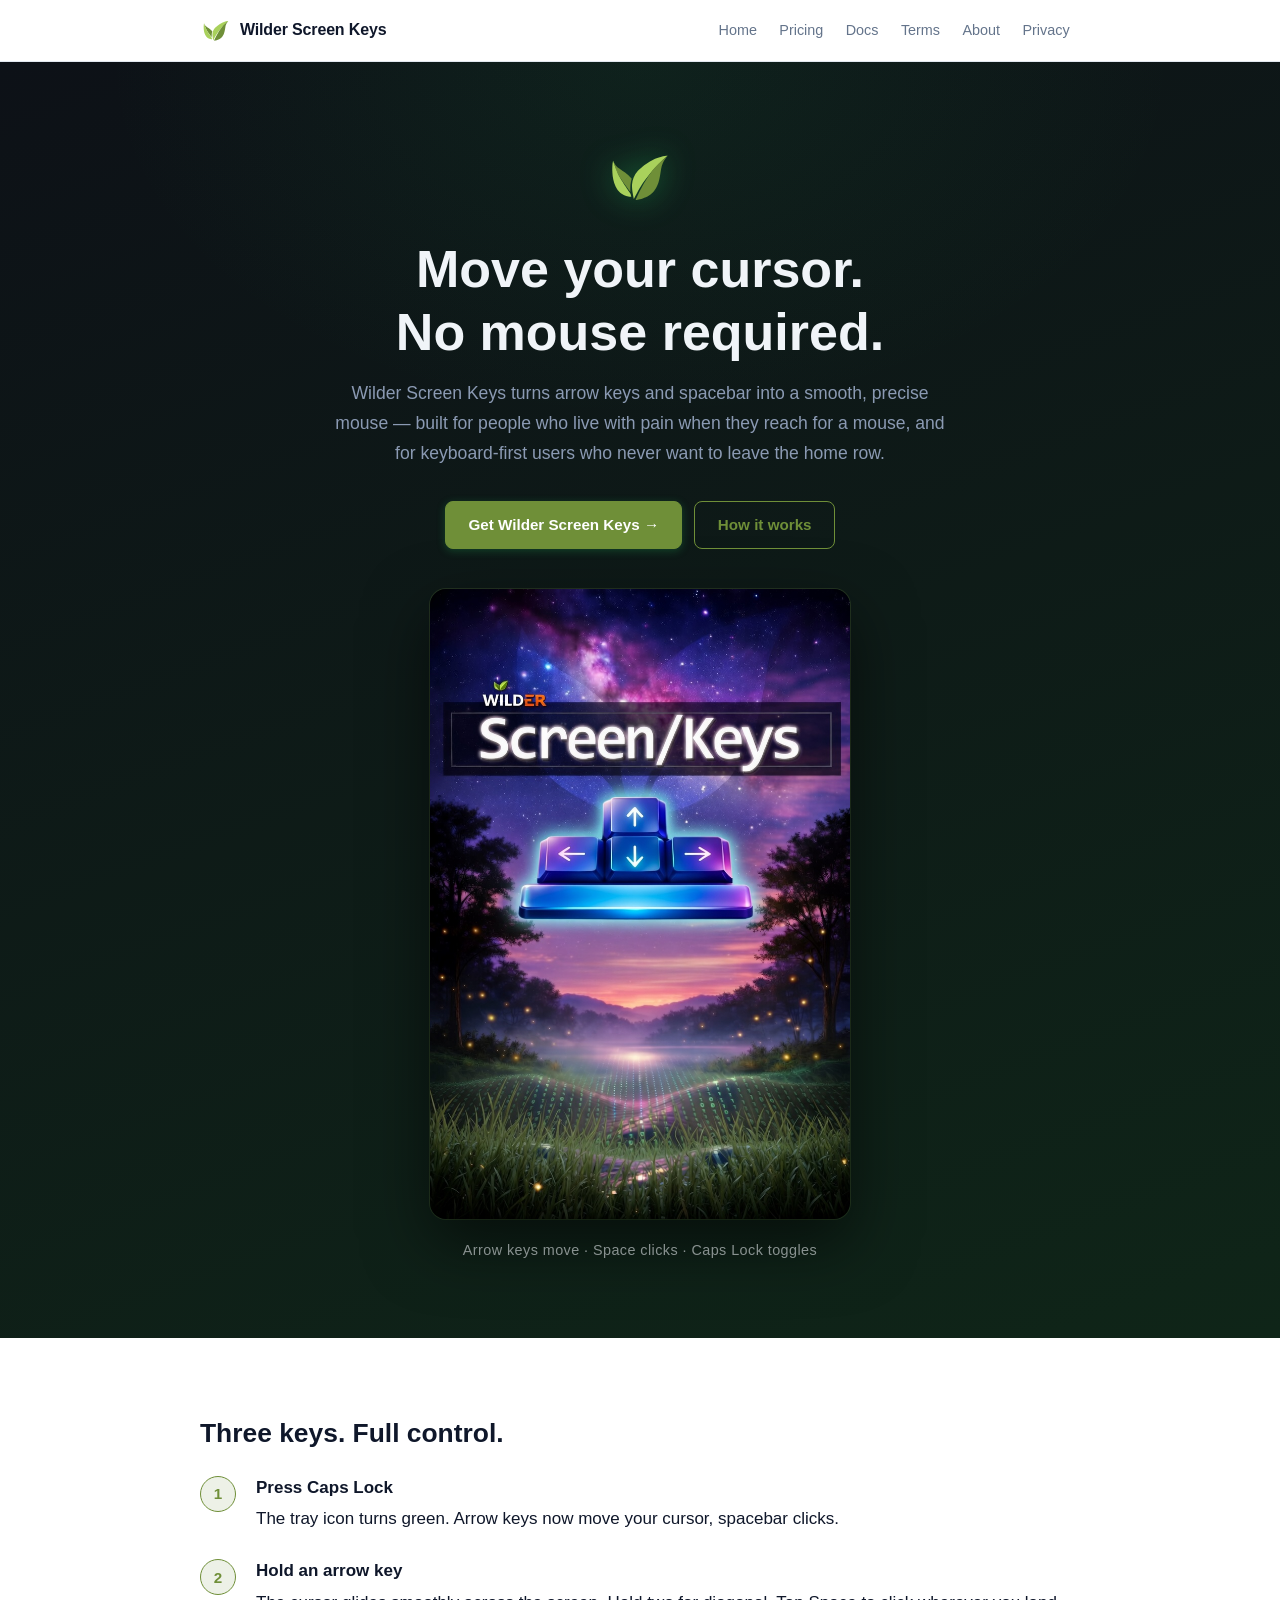
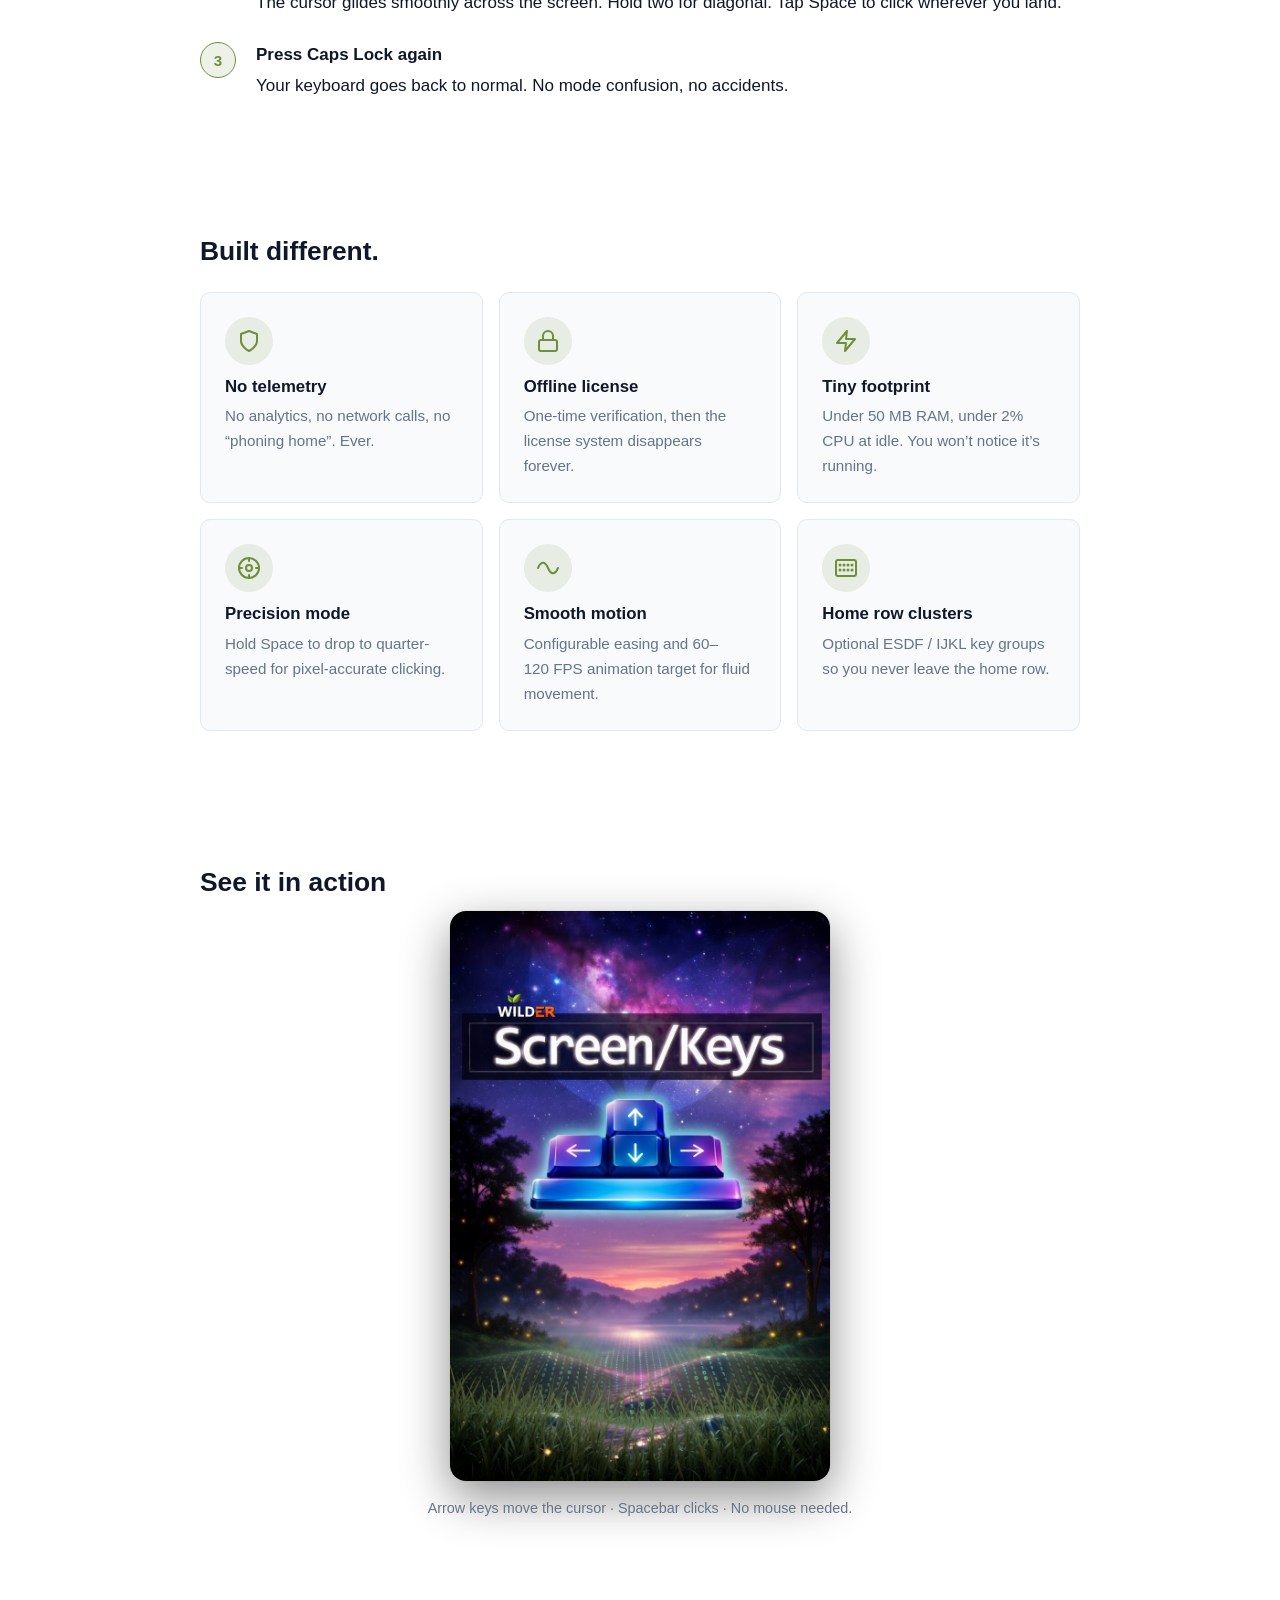
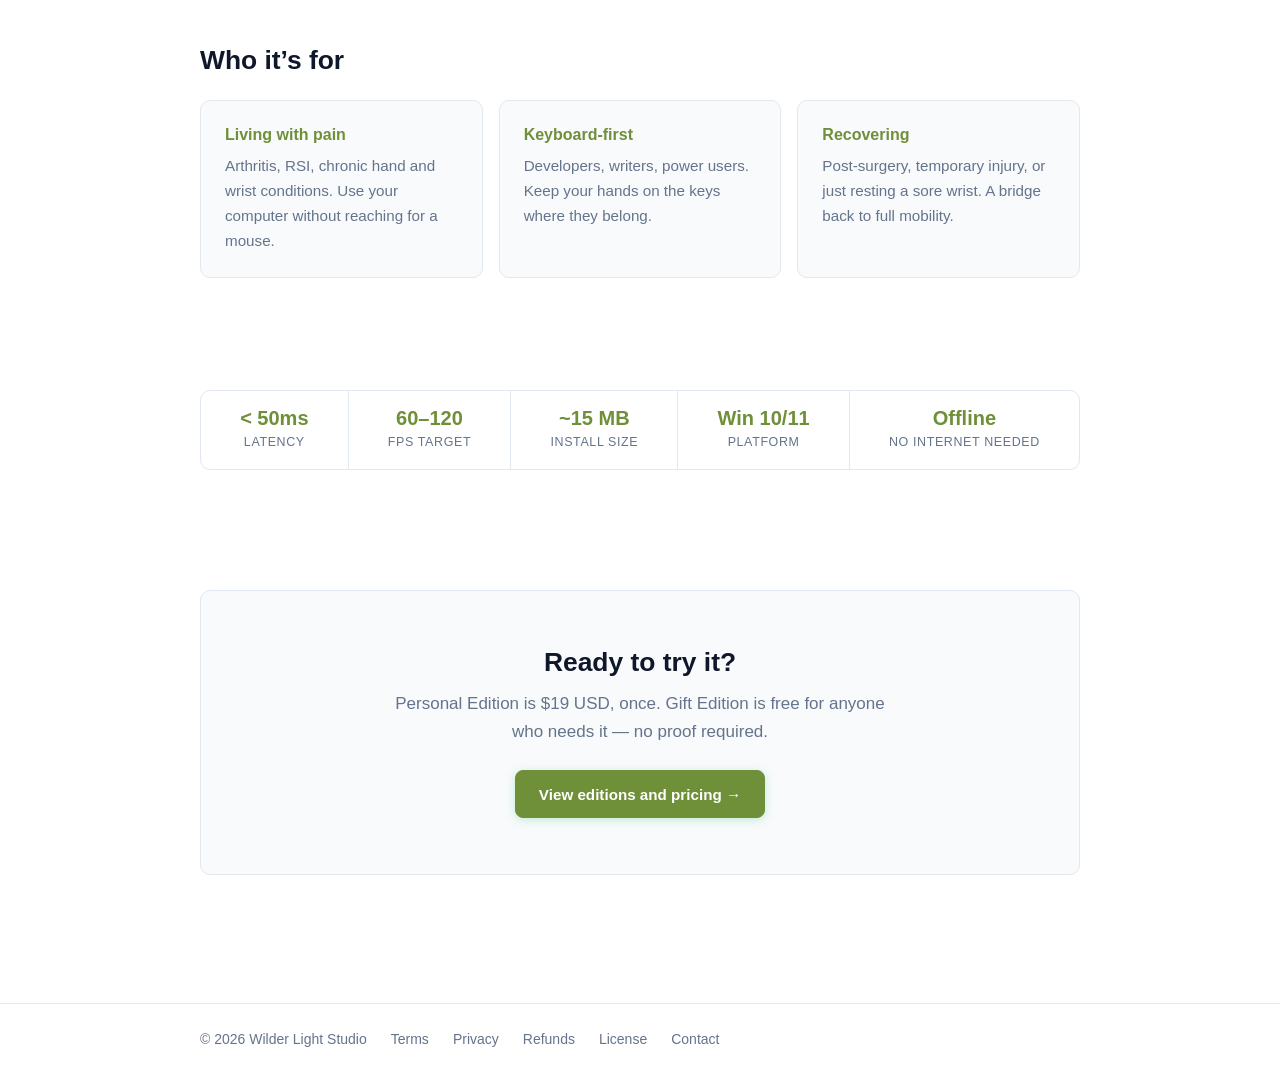
<file: index.html>
﻿<!doctype html>
<html lang="en">
<head>
<meta charset="utf-8">
<meta name="viewport" content="width=device-width,initial-scale=1">
<title>Wilder Screen Keys &mdash; Move your cursor. No mouse required.</title>
<meta name="description" content="Control your cursor with arrow keys and the spacebar. A pain-free, keyboard-only mouse alternative for people with arthritis, RSI, or limited hand mobility. Windows 10/11.">
<link rel="stylesheet" href="assets/css/style.css">
<link rel="icon" type="image/svg+xml" href="assets/img/wilder-logo.svg">
<link rel="icon" type="image/png" href="assets/img/wilder-screenkeys-logo.png">
</head>
<body>

<header class="site">
  <div class="wrap">
    <a class="brand" href="./">
      <img src="assets/img/wilder-logo.svg" alt="" class="brand-logo">
      Wilder Screen Keys
    </a>
    <nav aria-label="Primary">
      <a href="./">Home</a>
      <a href="pricing.html">Pricing</a>
      <a href="docs.html">Docs</a>
      <a href="terms.html">Terms</a>
      <a href="about.html">About</a>
      <a href="privacy.html">Privacy</a>
    </nav>
  </div>
</header>

<!-- ===== HERO ===== -->
<section class="hero" aria-label="Introduction">
  <div class="wrap">
    <img src="assets/img/wilder-logo.svg" alt="Wilder Screen Keys" class="hero-logo">
    <h1>Move your cursor.<br>No mouse required.</h1>
    <p class="subtitle">Wilder Screen Keys turns arrow keys and spacebar into a smooth, precise mouse &mdash; built for people who live with pain when they reach for a mouse, and for keyboard-first users who never want to leave the home row.</p>
    <div class="cta">
      <a class="btn" href="pricing.html">Get Wilder Screen Keys &rarr;</a>
      <a class="btn secondary" href="docs.html">How it works</a>
    </div>

    <div class="promo-hero-img">
      <img src="assets/img/wilder-screenkeys-promo.png" alt="Wilder Screen Keys â€” arrow keys floating in a night sky above a glowing meadow">
      <p class="kbd-diagram-label">Arrow keys move &middot; Space clicks &middot; Caps Lock toggles</p>
    </div>
  </div>
</section>

<!-- ===== HOW IT WORKS ===== -->
<section>
  <div class="wrap">
    <h2>Three keys. Full control.</h2>
    <ol class="steps">
      <li>
        <div>
          <strong>Press Caps Lock</strong>
          <p>The tray icon turns green. Arrow keys now move your cursor, spacebar clicks.</p>
        </div>
      </li>
      <li>
        <div>
          <strong>Hold an arrow key</strong>
          <p>The cursor glides smoothly across the screen. Hold two for diagonal. Tap Space to click wherever you land.</p>
        </div>
      </li>
      <li>
        <div>
          <strong>Press Caps Lock again</strong>
          <p>Your keyboard goes back to normal. No mode confusion, no accidents.</p>
        </div>
      </li>
    </ol>
  </div>
</section>

<!-- ===== FEATURES ===== -->
<section>
  <div class="wrap">
    <h2>Built different.</h2>
    <div class="feature-grid">

      <div class="feature-card">
        <div class="feature-icon">
          <svg viewBox="0 0 24 24" aria-hidden="true">
            <path d="M12 22s8-4 8-10V5l-8-3-8 3v7c0 6 8 10 8 10z"/>
          </svg>
        </div>
        <h3>No telemetry</h3>
        <p>No analytics, no network calls, no &ldquo;phoning home&rdquo;. Ever.</p>
      </div>

      <div class="feature-card">
        <div class="feature-icon">
          <svg viewBox="0 0 24 24" aria-hidden="true">
            <rect x="3" y="11" width="18" height="11" rx="2" ry="2"/>
            <path d="M7 11V7a5 5 0 0 1 10 0v4"/>
          </svg>
        </div>
        <h3>Offline license</h3>
        <p>One-time verification, then the license system disappears forever.</p>
      </div>

      <div class="feature-card">
        <div class="feature-icon">
          <svg viewBox="0 0 24 24" aria-hidden="true">
            <polygon points="13 2 3 14 12 14 11 22 21 10 12 10 13 2"/>
          </svg>
        </div>
        <h3>Tiny footprint</h3>
        <p>Under 50&nbsp;MB RAM, under 2% CPU at idle. You won&rsquo;t notice it&rsquo;s running.</p>
      </div>

      <div class="feature-card">
        <div class="feature-icon">
          <svg viewBox="0 0 24 24" aria-hidden="true">
            <circle cx="12" cy="12" r="10"/>
            <circle cx="12" cy="12" r="3"/>
            <line x1="12" y1="2" x2="12" y2="5"/>
            <line x1="12" y1="19" x2="12" y2="22"/>
            <line x1="2" y1="12" x2="5" y2="12"/>
            <line x1="19" y1="12" x2="22" y2="12"/>
          </svg>
        </div>
        <h3>Precision mode</h3>
        <p>Hold Space to drop to quarter-speed for pixel-accurate clicking.</p>
      </div>

      <div class="feature-card">
        <div class="feature-icon">
          <svg viewBox="0 0 24 24" aria-hidden="true">
            <path d="M2 12 C5 5, 9 5, 12 12 S19 19, 22 12"/>
          </svg>
        </div>
        <h3>Smooth motion</h3>
        <p>Configurable easing and 60&ndash;120&nbsp;FPS animation target for fluid movement.</p>
      </div>

      <div class="feature-card">
        <div class="feature-icon">
          <svg viewBox="0 0 24 24" aria-hidden="true">
            <rect x="2" y="4" width="20" height="16" rx="2"/>
            <line x1="6" y1="9" x2="6" y2="9" stroke-width="3" stroke-linecap="round"/>
            <line x1="10" y1="9" x2="10" y2="9" stroke-width="3" stroke-linecap="round"/>
            <line x1="14" y1="9" x2="14" y2="9" stroke-width="3" stroke-linecap="round"/>
            <line x1="18" y1="9" x2="18" y2="9" stroke-width="3" stroke-linecap="round"/>
            <line x1="6" y1="14" x2="6" y2="14" stroke-width="3" stroke-linecap="round"/>
            <line x1="10" y1="14" x2="10" y2="14" stroke-width="3" stroke-linecap="round"/>
            <line x1="14" y1="14" x2="14" y2="14" stroke-width="3" stroke-linecap="round"/>
            <line x1="18" y1="14" x2="18" y2="14" stroke-width="3" stroke-linecap="round"/>
          </svg>
        </div>
        <h3>Home row clusters</h3>
        <p>Optional ESDF / IJKL key groups so you never leave the home row.</p>
      </div>

    </div>
  </div>
</section>

<!-- ===== SCREENSHOT ===== -->
<section>
  <div class="wrap">
    <h2>See it in action</h2>
    <div class="promo-showcase">
      <img src="assets/img/wilder-screenkeys-promo.png" alt="Wilder Screen Keys product art">
    </div>
    <p class="muted" style="font-size:0.9rem;text-align:center;margin-top:1rem;">Arrow keys move the cursor &middot; Spacebar clicks &middot; No mouse needed.</p>
  </div>
</section>

<!-- ===== WHO IT'S FOR ===== -->
<section>
  <div class="wrap">
    <h2>Who it&rsquo;s for</h2>
    <div class="audience-grid">
      <div class="audience-card">
        <h3>Living with pain</h3>
        <p>Arthritis, RSI, chronic hand and wrist conditions. Use your computer without reaching for a mouse.</p>
      </div>
      <div class="audience-card">
        <h3>Keyboard-first</h3>
        <p>Developers, writers, power users. Keep your hands on the keys where they belong.</p>
      </div>
      <div class="audience-card">
        <h3>Recovering</h3>
        <p>Post-surgery, temporary injury, or just resting a sore wrist. A bridge back to full mobility.</p>
      </div>
    </div>
  </div>
</section>

<!-- ===== SPEC BAR ===== -->
<section aria-label="Technical specifications">
  <div class="wrap">
    <ul class="spec-bar">
      <li>
        <span class="spec-num">&lt;&nbsp;50ms</span>
        <span class="spec-label">Latency</span>
      </li>
      <li>
        <span class="spec-num">60&ndash;120</span>
        <span class="spec-label">FPS target</span>
      </li>
      <li>
        <span class="spec-num">~15 MB</span>
        <span class="spec-label">Install size</span>
      </li>
      <li>
        <span class="spec-num">Win 10/11</span>
        <span class="spec-label">Platform</span>
      </li>
      <li>
        <span class="spec-num">Offline</span>
        <span class="spec-label">No internet needed</span>
      </li>
    </ul>
  </div>
</section>

<!-- ===== BOTTOM CTA ===== -->
<section>
  <div class="wrap">
    <div class="section-cta">
      <h2>Ready to try it?</h2>
      <p>Personal Edition is $19 USD, once. Gift Edition is free for anyone who needs it &mdash; no proof required.</p>
      <div class="cta">
        <a class="btn" href="pricing.html">View editions and pricing &rarr;</a>
      </div>
    </div>
  </div>
</section>

<footer class="site">
  <div class="wrap">
    <span>&copy; 2026 Wilder Light Studio</span>
    <a href="terms.html">Terms</a>
    <a href="privacy.html">Privacy</a>
    <a href="refund.html">Refunds</a>
    <a href="license.html">License</a>
    <a href="mailto:teamwilder@wildercode.com">Contact</a>
  </div>
</footer>

</body>
</html>
</file>
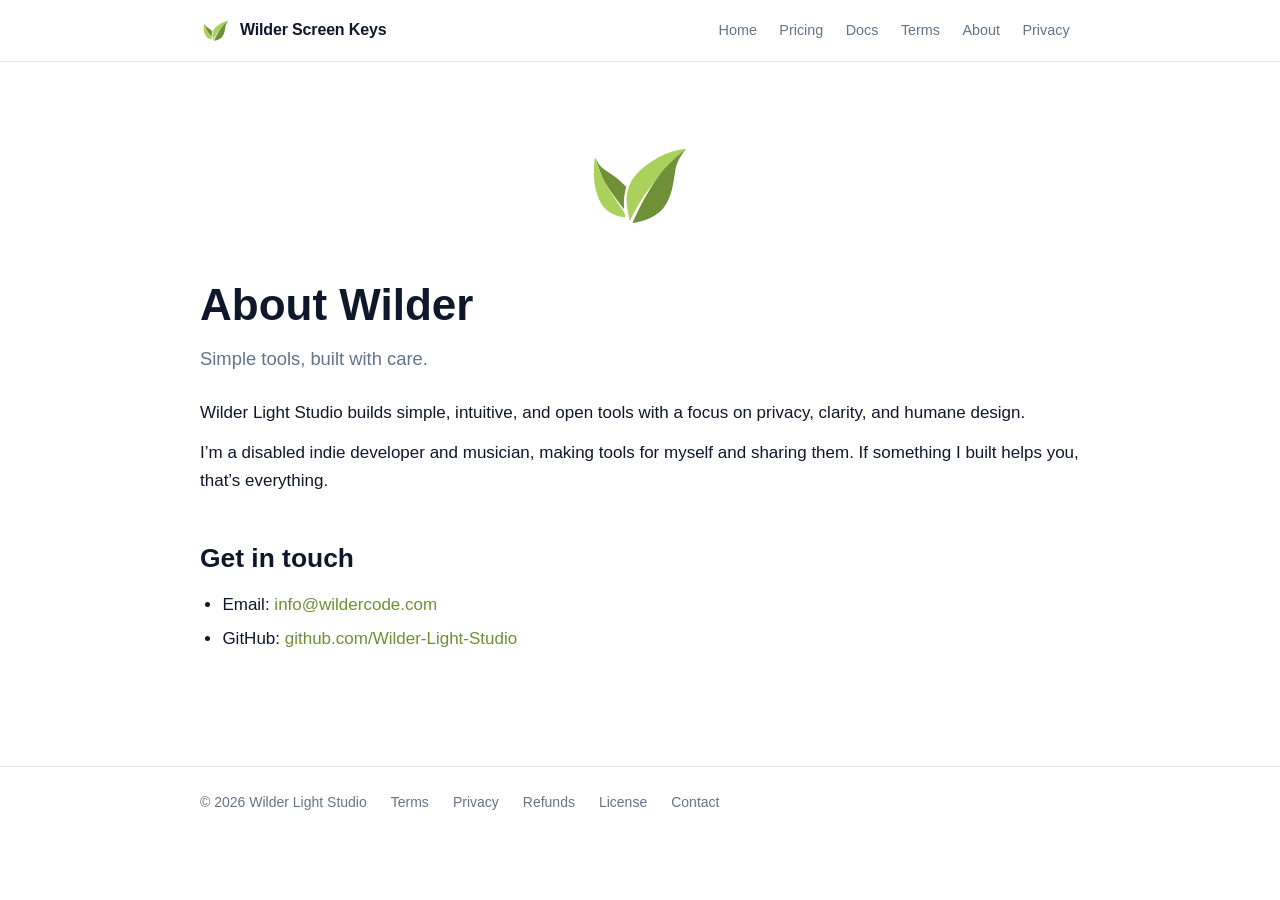
<file: about.html>
﻿<!doctype html>
<html lang="en">
<head>
<meta charset="utf-8">
<meta name="viewport" content="width=device-width,initial-scale=1">
<title>About &mdash; Wilder</title>
<meta name="description" content="Wilder Light Studio builds simple, intuitive, and open tools with a focus on privacy, clarity, and humane design.">
<link rel="stylesheet" href="assets/css/style.css">
<link rel="icon" type="image/svg+xml" href="assets/img/wilder-logo.svg">
<link rel="icon" type="image/png" href="assets/img/wilder-screenkeys-logo.png">
</head>
<body>
<header class="site">
  <div class="wrap">
    <a class="brand" href="./">
      <img src="assets/img/wilder-logo.svg" alt="" class="brand-logo">
      Wilder Screen Keys
    </a>
    <nav aria-label="Primary">
      <a href="./">Home</a>
      <a href="pricing.html">Pricing</a>
      <a href="docs.html">Docs</a>
      <a href="terms.html">Terms</a>
      <a href="about.html">About</a>
      <a href="privacy.html">Privacy</a>
    </nav>
  </div>
</header>

<main class="wrap">
  <div style="text-align:center;margin:2rem 0 1.5rem;">
    <img src="assets/img/wilder-logo.svg" alt="Wilder" style="width:120px;height:120px;">
  </div>
  <h1>About Wilder</h1>
  <p class="tagline">Simple tools, built with care.</p>

  <p>Wilder Light Studio builds simple, intuitive, and open tools with a focus on privacy, clarity, and humane design.</p>

  <p>I&rsquo;m a disabled indie developer and musician, making tools for myself and sharing them. If something I built helps you, that&rsquo;s everything.</p>

  <h2>Get in touch</h2>
  <ul>
    <li>Email: <a href="mailto:info@wildercode.com">info@wildercode.com</a></li>
    <li>GitHub: <a href="https://github.com/Wilder-Light-Studio" target="_blank" rel="noopener">github.com/Wilder-Light-Studio</a></li>
  </ul>
</main>

<footer class="site">
  <div class="wrap">
    <span>&copy; 2026 Wilder Light Studio</span>
    <a href="terms.html">Terms</a>
    <a href="privacy.html">Privacy</a>
    <a href="refund.html">Refunds</a>
    <a href="license.html">License</a>
    <a href="mailto:teamwilder@wildercode.com">Contact</a>
  </div>
</footer>
</body>
</html>
</file>
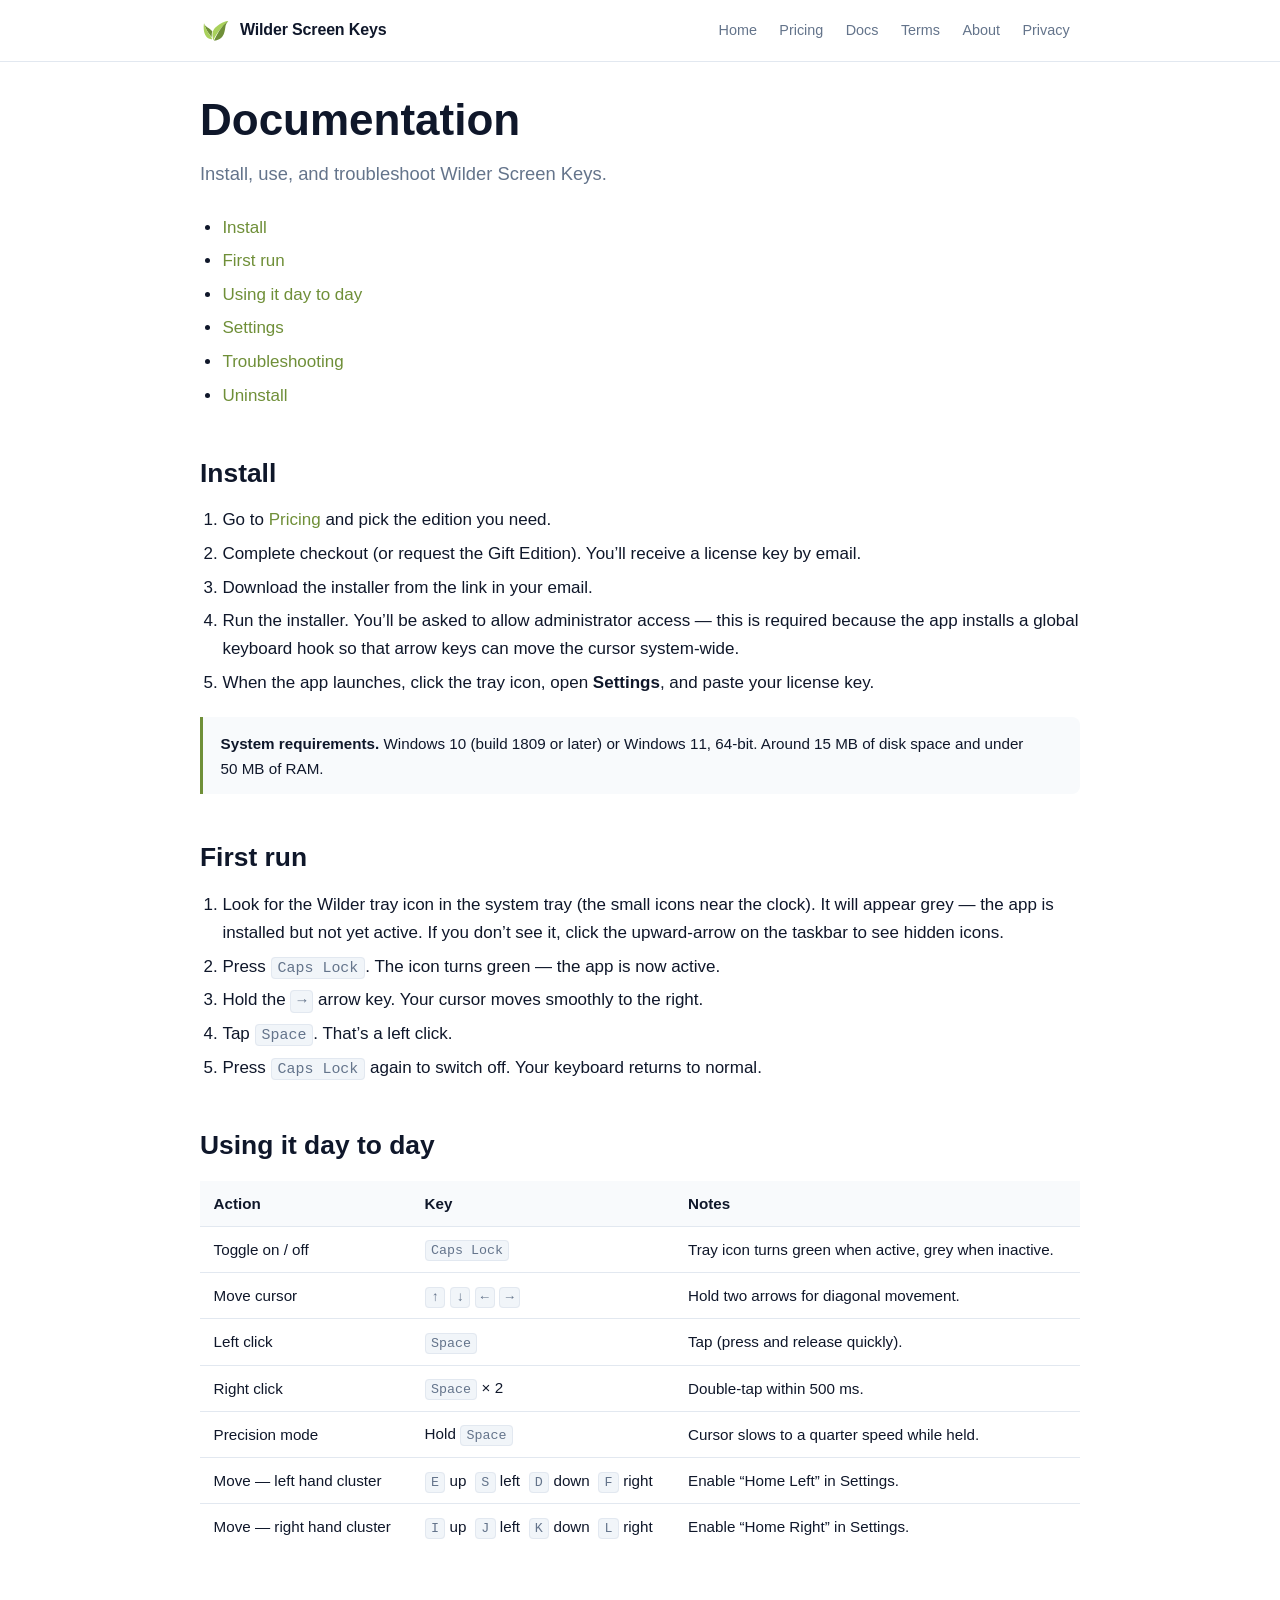
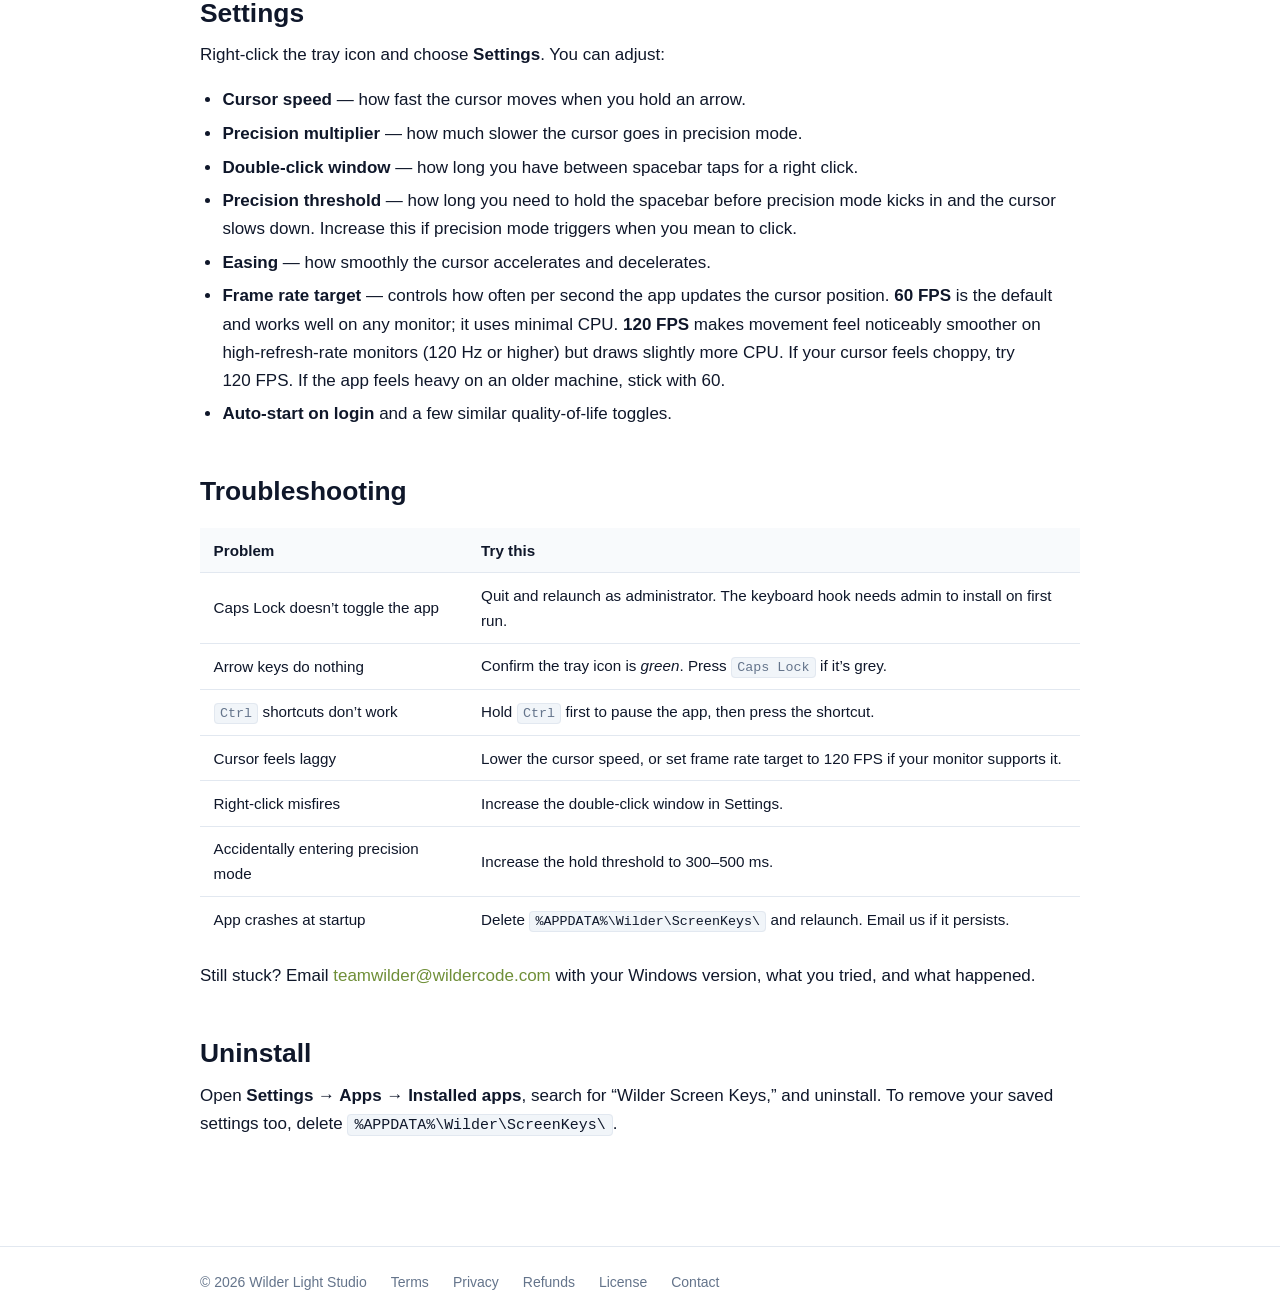
<file: docs.html>
﻿<!doctype html>
<html lang="en">
<head>
<meta charset="utf-8">
<meta name="viewport" content="width=device-width,initial-scale=1">
<title>Docs &mdash; Wilder Screen Keys</title>
<link rel="stylesheet" href="assets/css/style.css">
<link rel="icon" type="image/png" href="assets/img/wilder-screenkeys-logo.png">
</head>
<body>
<header class="site">
  <div class="wrap">
    <a class="brand" href="./">
      <img src="assets/img/wilder-logo.svg" alt="" class="brand-logo">
      Wilder Screen Keys
    </a>
    <nav aria-label="Primary">
      <a href="./">Home</a>
      <a href="pricing.html">Pricing</a>
      <a href="docs.html">Docs</a>
      <a href="terms.html">Terms</a>
      <a href="about.html">About</a>
      <a href="privacy.html">Privacy</a>
    </nav>
  </div>
</header>

<main class="wrap">
  <h1>Documentation</h1>
  <p class="tagline">Install, use, and troubleshoot Wilder Screen Keys.</p>

  <nav aria-label="On this page">
    <ul>
      <li><a href="#install">Install</a></li>
      <li><a href="#first-run">First run</a></li>
      <li><a href="#using">Using it day to day</a></li>
      <li><a href="#settings">Settings</a></li>
      <li><a href="#troubleshoot">Troubleshooting</a></li>
      <li><a href="#uninstall">Uninstall</a></li>
    </ul>
  </nav>

  <h2 id="install">Install</h2>
  <ol>
    <li>Go to <a href="pricing.html">Pricing</a> and pick the edition you need.</li>
    <li>Complete checkout (or request the Gift Edition). You&rsquo;ll receive a license key by email.</li>
    <li>Download the installer from the link in your email.</li>
    <li>Run the installer. You&rsquo;ll be asked to allow administrator access &mdash; this is required because the app installs a global keyboard hook so that arrow keys can move the cursor system-wide.</li>
    <li>When the app launches, click the tray icon, open <strong>Settings</strong>, and paste your license key.</li>
  </ol>
  <div class="notice">
    <p><strong>System requirements.</strong> Windows 10 (build 1809 or later) or Windows 11, 64-bit. Around 15&nbsp;MB of disk space and under 50&nbsp;MB of RAM.</p>
  </div>

  <h2 id="first-run">First run</h2>
  <ol>
    <li>Look for the Wilder tray icon in the system tray (the small icons near the clock). It will appear grey &mdash; the app is installed but not yet active. If you don&rsquo;t see it, click the upward-arrow on the taskbar to see hidden icons.</li>
    <li>Press <kbd>Caps Lock</kbd>. The icon turns green &mdash; the app is now active.</li>
    <li>Hold the <kbd>&rarr;</kbd> arrow key. Your cursor moves smoothly to the right.</li>
    <li>Tap <kbd>Space</kbd>. That&rsquo;s a left click.</li>
    <li>Press <kbd>Caps Lock</kbd> again to switch off. Your keyboard returns to normal.</li>
  </ol>

  <h2 id="using">Using it day to day</h2>
  <table>
    <thead><tr><th>Action</th><th>Key</th><th>Notes</th></tr></thead>
    <tbody>
      <tr><td>Toggle on / off</td><td><kbd>Caps Lock</kbd></td><td>Tray icon turns green when active, grey when inactive.</td></tr>
      <tr><td>Move cursor</td><td><kbd>&uarr;</kbd> <kbd>&darr;</kbd> <kbd>&larr;</kbd> <kbd>&rarr;</kbd></td><td>Hold two arrows for diagonal movement.</td></tr>
      <tr><td>Left click</td><td><kbd>Space</kbd></td><td>Tap (press and release quickly).</td></tr>
      <tr><td>Right click</td><td><kbd>Space</kbd> &times; 2</td><td>Double-tap within 500&nbsp;ms.</td></tr>
      <tr><td>Precision mode</td><td>Hold <kbd>Space</kbd></td><td>Cursor slows to a quarter speed while held.</td></tr>
      <tr><td>Move &mdash; left hand cluster</td><td><kbd>E</kbd>&nbsp;up &nbsp;<kbd>S</kbd>&nbsp;left &nbsp;<kbd>D</kbd>&nbsp;down &nbsp;<kbd>F</kbd>&nbsp;right</td><td>Enable &ldquo;Home Left&rdquo; in Settings.</td></tr>
      <tr><td>Move &mdash; right hand cluster</td><td><kbd>I</kbd>&nbsp;up &nbsp;<kbd>J</kbd>&nbsp;left &nbsp;<kbd>K</kbd>&nbsp;down &nbsp;<kbd>L</kbd>&nbsp;right</td><td>Enable &ldquo;Home Right&rdquo; in Settings.</td></tr>
    </tbody>
  </table>

  <h2 id="settings">Settings</h2>
  <p>Right-click the tray icon and choose <strong>Settings</strong>. You can adjust:</p>
  <ul>
    <li><strong>Cursor speed</strong> &mdash; how fast the cursor moves when you hold an arrow.</li>
    <li><strong>Precision multiplier</strong> &mdash; how much slower the cursor goes in precision mode.</li>
    <li><strong>Double-click window</strong> &mdash; how long you have between spacebar taps for a right click.</li>
    <li><strong>Precision threshold</strong> &mdash; how long you need to hold the spacebar before precision mode kicks in and the cursor slows down. Increase this if precision mode triggers when you mean to click.</li>
    <li><strong>Easing</strong> &mdash; how smoothly the cursor accelerates and decelerates.</li>
    <li><strong>Frame rate target</strong> &mdash; controls how often per second the app updates the cursor position. <strong>60&nbsp;FPS</strong> is the default and works well on any monitor; it uses minimal CPU. <strong>120&nbsp;FPS</strong> makes movement feel noticeably smoother on high-refresh-rate monitors (120&nbsp;Hz or higher) but draws slightly more CPU. If your cursor feels choppy, try 120&nbsp;FPS. If the app feels heavy on an older machine, stick with 60.</li>
    <li><strong>Auto-start on login</strong> and a few similar quality-of-life toggles.</li>
  </ul>

  <h2 id="troubleshoot">Troubleshooting</h2>
  <table>
    <thead><tr><th>Problem</th><th>Try this</th></tr></thead>
    <tbody>
      <tr><td>Caps Lock doesn&rsquo;t toggle the app</td><td>Quit and relaunch as administrator. The keyboard hook needs admin to install on first run.</td></tr>
      <tr><td>Arrow keys do nothing</td><td>Confirm the tray icon is <em>green</em>. Press <kbd>Caps Lock</kbd> if it&rsquo;s grey.</td></tr>
      <tr><td><kbd>Ctrl</kbd> shortcuts don&rsquo;t work</td><td>Hold <kbd>Ctrl</kbd> first to pause the app, then press the shortcut.</td></tr>
      <tr><td>Cursor feels laggy</td><td>Lower the cursor speed, or set frame rate target to 120&nbsp;FPS if your monitor supports it.</td></tr>
      <tr><td>Right-click misfires</td><td>Increase the double-click window in Settings.</td></tr>
      <tr><td>Accidentally entering precision mode</td><td>Increase the hold threshold to 300&ndash;500&nbsp;ms.</td></tr>
      <tr><td>App crashes at startup</td><td>Delete <code>%APPDATA%\Wilder\ScreenKeys\</code> and relaunch. Email us if it persists.</td></tr>
    </tbody>
  </table>
  <p>Still stuck? Email <a href="mailto:teamwilder@wildercode.com">teamwilder@wildercode.com</a> with your Windows version, what you tried, and what happened.</p>

  <h2 id="uninstall">Uninstall</h2>
  <p>Open <strong>Settings &rarr; Apps &rarr; Installed apps</strong>, search for &ldquo;Wilder Screen Keys,&rdquo; and uninstall. To remove your saved settings too, delete <code>%APPDATA%\Wilder\ScreenKeys\</code>.</p>
</main>

<footer class="site">
  <div class="wrap">
    <span>&copy; 2026 Wilder Light Studio</span>
    <a href="terms.html">Terms</a>
    <a href="privacy.html">Privacy</a>
    <a href="refund.html">Refunds</a>
    <a href="license.html">License</a>
    <a href="mailto:teamwilder@wildercode.com">Contact</a>
  </div>
</footer>
</body>
</html>
</file>
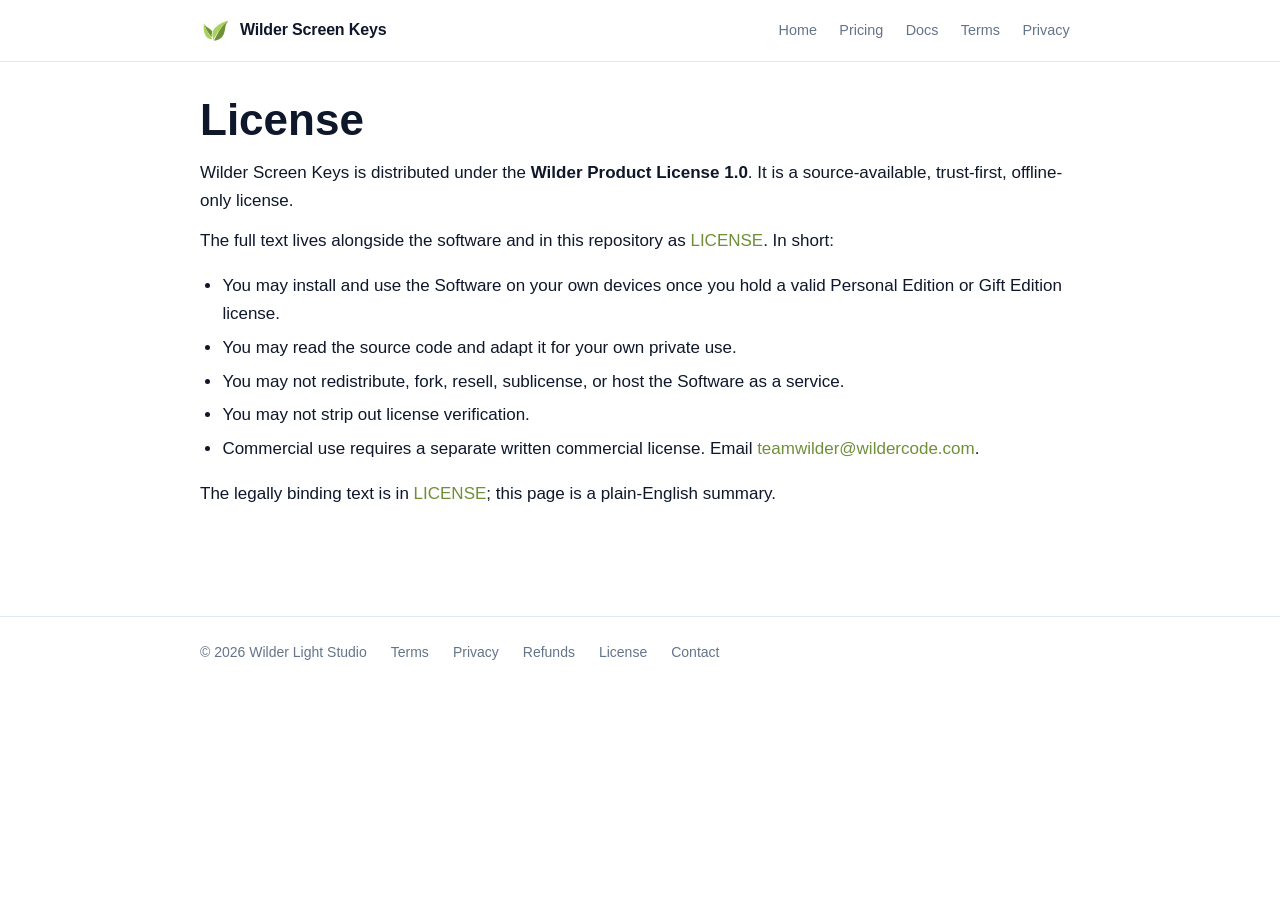
<file: license.html>
﻿<!doctype html>
<html lang="en">
<head>
<meta charset="utf-8">
<meta name="viewport" content="width=device-width,initial-scale=1">
<title>License &mdash; Wilder Screen Keys</title>
<link rel="stylesheet" href="assets/css/style.css">
<link rel="icon" type="image/png" href="assets/img/wilder-screenkeys-logo.png">
</head>
<body>
<header class="site">
  <div class="wrap">
    <a class="brand" href="./">
      <img src="assets/img/wilder-logo.svg" alt="" class="brand-logo">
      Wilder Screen Keys
    </a>
    <nav aria-label="Primary">
      <a href="./">Home</a>
      <a href="pricing.html">Pricing</a>
      <a href="docs.html">Docs</a>
      <a href="terms.html">Terms</a>
      <a href="privacy.html">Privacy</a>
    </nav>
  </div>
</header>

<main class="wrap">
  <h1>License</h1>
  <p>Wilder Screen Keys is distributed under the <strong>Wilder Product License 1.0</strong>. It is a source-available, trust-first, offline-only license.</p>
  <p>The full text lives alongside the software and in this repository as <a href="LICENSE">LICENSE</a>. In short:</p>
  <ul>
    <li>You may install and use the Software on your own devices once you hold a valid Personal Edition or Gift Edition license.</li>
    <li>You may read the source code and adapt it for your own private use.</li>
    <li>You may not redistribute, fork, resell, sublicense, or host the Software as a service.</li>
    <li>You may not strip out license verification.</li>
    <li>Commercial use requires a separate written commercial license. Email <a href="mailto:teamwilder@wildercode.com">teamwilder@wildercode.com</a>.</li>
  </ul>
  <p>The legally binding text is in <a href="LICENSE">LICENSE</a>; this page is a plain-English summary.</p>
</main>

<footer class="site">
  <div class="wrap">
    <span>&copy; 2026 Wilder Light Studio</span>
    <a href="terms.html">Terms</a>
    <a href="privacy.html">Privacy</a>
    <a href="refund.html">Refunds</a>
    <a href="license.html">License</a>
    <a href="mailto:teamwilder@wildercode.com">Contact</a>
  </div>
</footer>
</body>
</html>
</file>
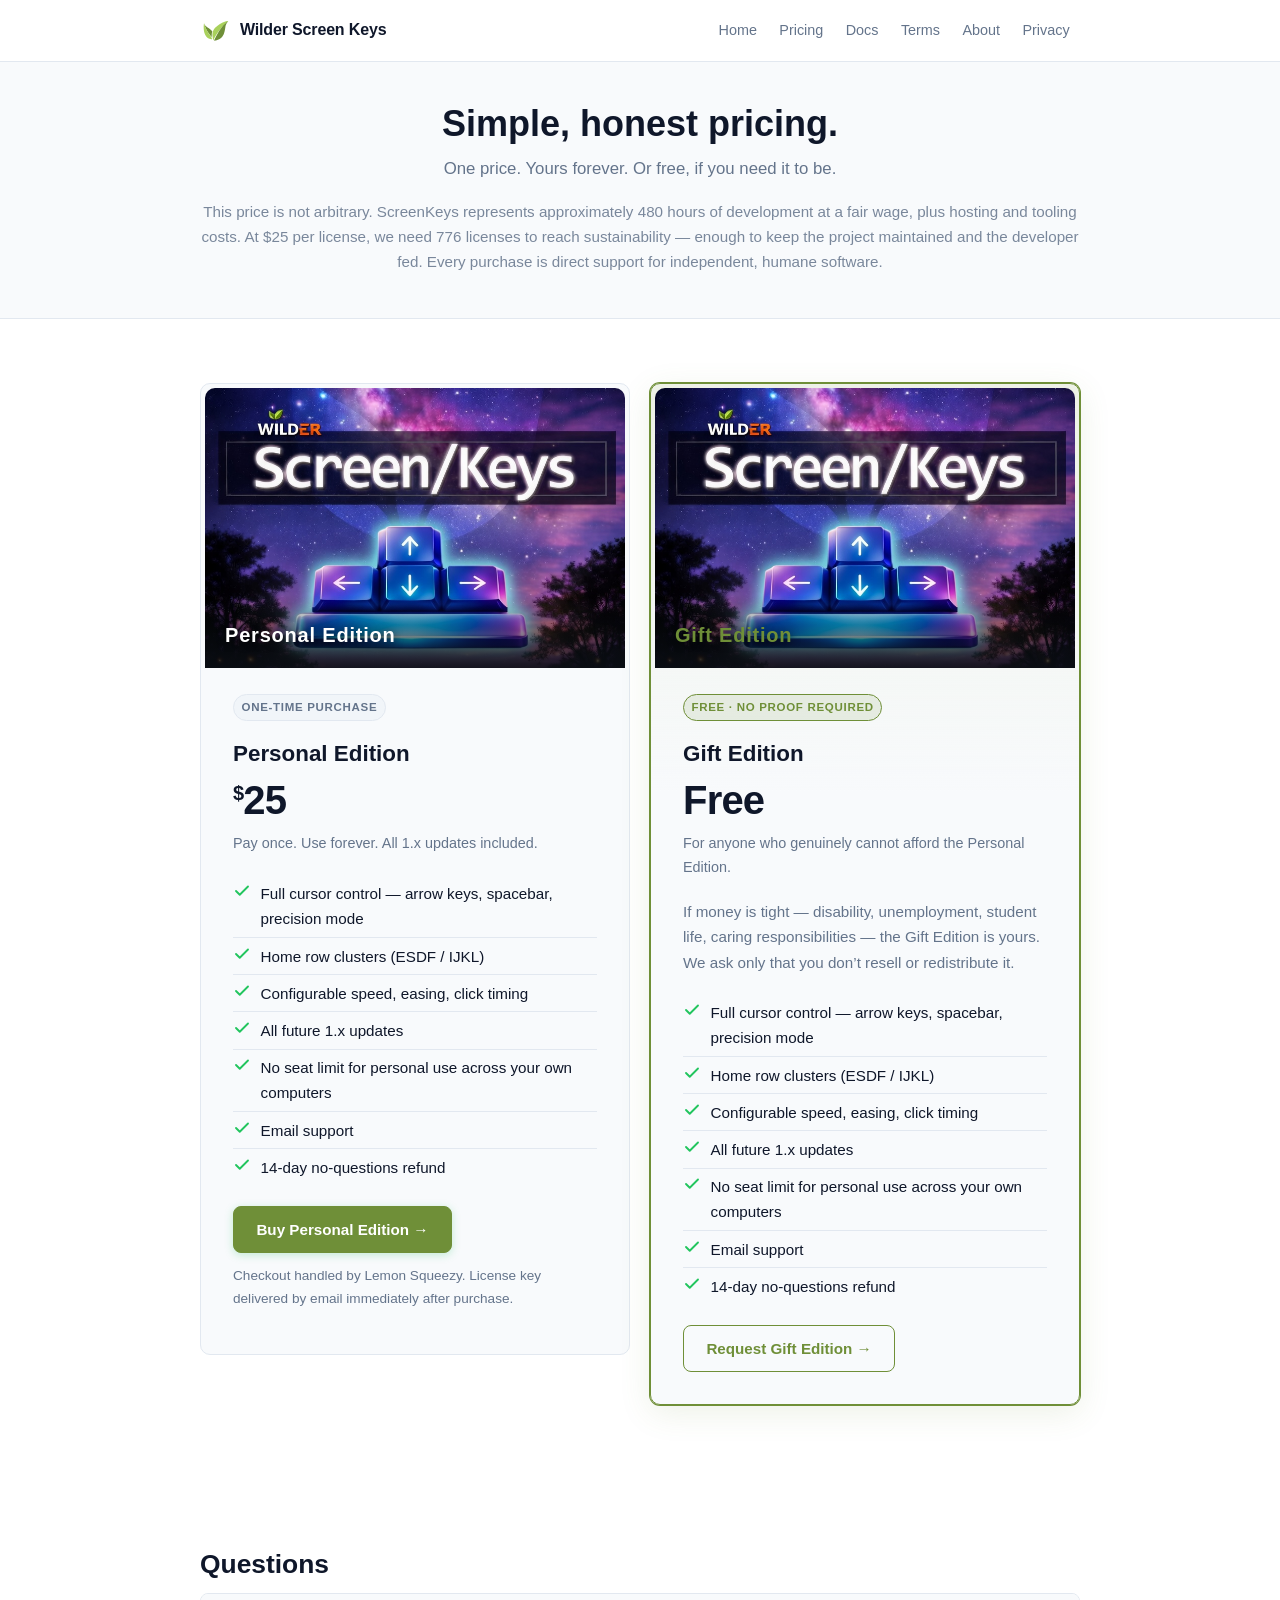
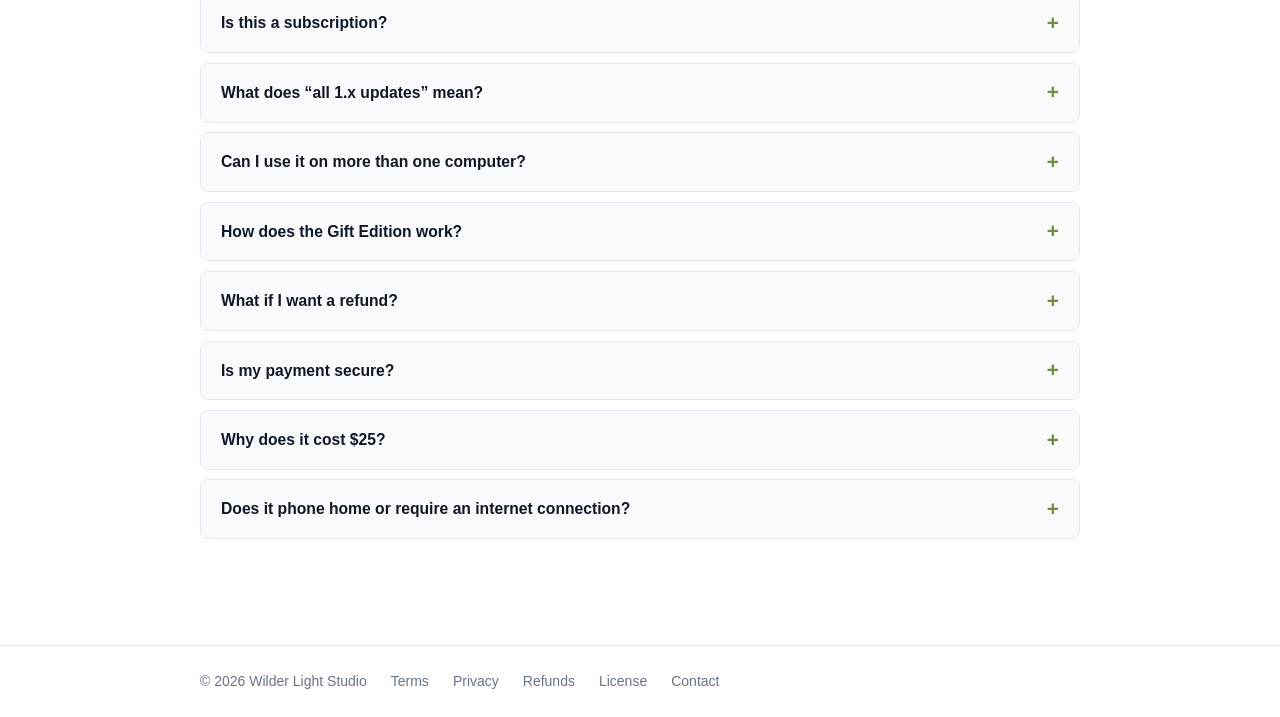
<file: pricing.html>
﻿<!doctype html>
<html lang="en">
<head>
<meta charset="utf-8">
<meta name="viewport" content="width=device-width,initial-scale=1">
<title>Pricing &mdash; Wilder Screen Keys</title>
<meta name=”description” content=”Wilder Screen Keys is $25 USD, once. Or free &mdash; no proof required &mdash; for anyone who genuinely cannot afford it.”>
<link rel="stylesheet" href="assets/css/style.css">
<link rel="icon" type="image/png" href="assets/img/wilder-screenkeys-logo.png">
</head>
<body>

<header class="site">
  <div class="wrap">
    <a class="brand" href="./">
      <img src="assets/img/wilder-logo.svg" alt="" class="brand-logo">
      Wilder Screen Keys
    </a>
    <nav aria-label="Primary">
      <a href="./">Home</a>
      <a href="pricing.html">Pricing</a>
      <a href="docs.html">Docs</a>
      <a href="terms.html">Terms</a>
      <a href="about.html">About</a>
      <a href="privacy.html">Privacy</a>
    </nav>
  </div>
</header>

<!-- ===== HERO BANNER ===== -->
<section class="hero-sub">
  <div class="wrap" style="padding-top:0;padding-bottom:0;">
    <h1>Simple, honest pricing.</h1>
    <p>One price. Yours forever. Or free, if you need it to be.</p>
    <p style="font-size:0.95rem;margin-top:1rem;opacity:0.85;">This price is not arbitrary. ScreenKeys represents approximately 480 hours of development at a fair wage, plus hosting and tooling costs. At $25 per license, we need 776 licenses to reach sustainability &mdash; enough to keep the project maintained and the developer fed. Every purchase is direct support for independent, humane software.</p>
  </div>
</section>

<!-- ===== PRICING GRID ===== -->
<section>
  <div class="wrap">
    <div class="pricing-grid">

      <!-- Personal Edition -->
      <div class="pricing-card" aria-labelledby="personal-heading">
        <div class="edition-art">
          <img src="assets/img/wilder-screenkeys-promo.png" alt="">
          <div class="edition-label">Personal Edition</div>
        </div>
        <span class="badge">One-time purchase</span>
        <h2 id="personal-heading">Personal Edition</h2>
        <div class="price-display"><span class="currency">$</span>25</div>
        <p class="price-sub">Pay once. Use forever. All 1.x updates included.</p>
        <ul class="feature-list">
          <li>Full cursor control &mdash; arrow keys, spacebar, precision mode</li>
          <li>Home row clusters (ESDF / IJKL)</li>
          <li>Configurable speed, easing, click timing</li>
          <li>All future 1.x updates</li>
          <li>No seat limit for personal use across your own computers</li>
          <li>Email support</li>
          <li>14-day no-questions refund</li>
        </ul>
        <a class="btn" href="#">Buy Personal Edition &rarr;</a>
        <p class="muted" style="font-size:0.85rem;margin-top:0.75rem;">Checkout handled by Lemon Squeezy. License key delivered by email immediately after purchase.</p>
      </div>

      <!-- Gift Edition -->
      <div class="pricing-card featured" aria-labelledby="gift-heading">
        <div class="edition-art">
          <img src="assets/img/wilder-screenkeys-promo.png" alt="">
          <div class="edition-label gift">Gift Edition</div>
        </div>
        <span class="badge green">Free &middot; No proof required</span>
        <h2 id="gift-heading">Gift Edition</h2>
        <div class="price-display">Free</div>
        <p class="price-sub">For anyone who genuinely cannot afford the Personal Edition.</p>
        <p style="font-size:0.95rem;color:var(--text-muted);margin-bottom:1rem;">If money is tight &mdash; disability, unemployment, student life, caring responsibilities &mdash; the Gift Edition is yours. We ask only that you don&rsquo;t resell or redistribute it.</p>
        <ul class="feature-list">
          <li>Full cursor control &mdash; arrow keys, spacebar, precision mode</li>
          <li>Home row clusters (ESDF / IJKL)</li>
          <li>Configurable speed, easing, click timing</li>
          <li>All future 1.x updates</li>
          <li>No seat limit for personal use across your own computers</li>
          <li>Email support</li>
          <li>14-day no-questions refund</li>
        </ul>
        <a class="btn secondary" href="mailto:teamwilder@wildercode.com?subject=Gift%20Edition%20Request">Request Gift Edition &rarr;</a>
      </div>

    </div>
  </div>
</section>

<!-- ===== FAQ ===== -->
<section>
  <div class="wrap">
    <h2>Questions</h2>

    <details>
      <summary>Is this a subscription?</summary>
      <div class="faq-body">
        <p>No. You pay once and own it. There are no recurring charges and no renewal fees.</p>
      </div>
    </details>

    <details>
      <summary>What does &ldquo;all 1.x updates&rdquo; mean?</summary>
      <div class="faq-body">
        <p>Any release with a version number starting with 1 &mdash; bug fixes, new features, Windows compatibility updates &mdash; is included. If there&rsquo;s ever a paid 2.0, you&rsquo;d decide whether to upgrade.</p>
      </div>
    </details>

    <details>
      <summary>Can I use it on more than one computer?</summary>
      <div class="faq-body">
        <p>Yes. The license covers any computers you personally own or control. It&rsquo;s not a seat count.</p>
      </div>
    </details>

    <details>
      <summary>How does the Gift Edition work?</summary>
      <div class="faq-body">
        <p>Simply purchase the Gift Edition through the store &mdash; the price will be $0 at checkout. A license key will be mailed to you immediately. No forms, no proof, no judgment.</p>
      </div>
    </details>

    <details>
      <summary>What if I want a refund?</summary>
      <div class="faq-body">
        <p>14 days, no questions. Email <a href="mailto:teamwilder@wildercode.com">teamwilder@wildercode.com</a>.</p>
      </div>
    </details>

    <details>
      <summary>Is my payment secure?</summary>
      <div class="faq-body">
        <p>Payments are handled by Lemon Squeezy, a merchant of record. We never see your card details.</p>
      </div>
    </details>

    <details>
      <summary>Why does it cost $25?</summary>
      <div class="faq-body">
        <p>The price reflects real work at a fair wage &mdash; not market positioning, not what we thought we could get away with. ScreenKeys took approximately 480 hours to build. At a modest hourly rate plus hosting and tooling costs, we need 776 licenses to break even. That&rsquo;s the math. When you buy a license, you&rsquo;re paying a person for their time, not funding a growth strategy.</p>
      </div>
    </details>

    <details>
      <summary>Does it phone home or require an internet connection?</summary>
      <div class="faq-body">
        <p>No. ScreenKeys is offline-first by design. Once installed, it runs entirely on your machine &mdash; no telemetry, no cloud, no license server to check in with. Your keyboard and cursor are nobody&rsquo;s business but yours. An internet connection is only needed at purchase to receive your license key. And you&rsquo;ll never be locked out for being offline.</p>
      </div>
    </details>

  </div>
</section>

<footer class="site">
  <div class="wrap">
    <span>&copy; 2026 Wilder Light Studio</span>
    <a href="terms.html">Terms</a>
    <a href="privacy.html">Privacy</a>
    <a href="refund.html">Refunds</a>
    <a href="license.html">License</a>
    <a href="mailto:teamwilder@wildercode.com">Contact</a>
  </div>
</footer>

</body>
</html>
</file>
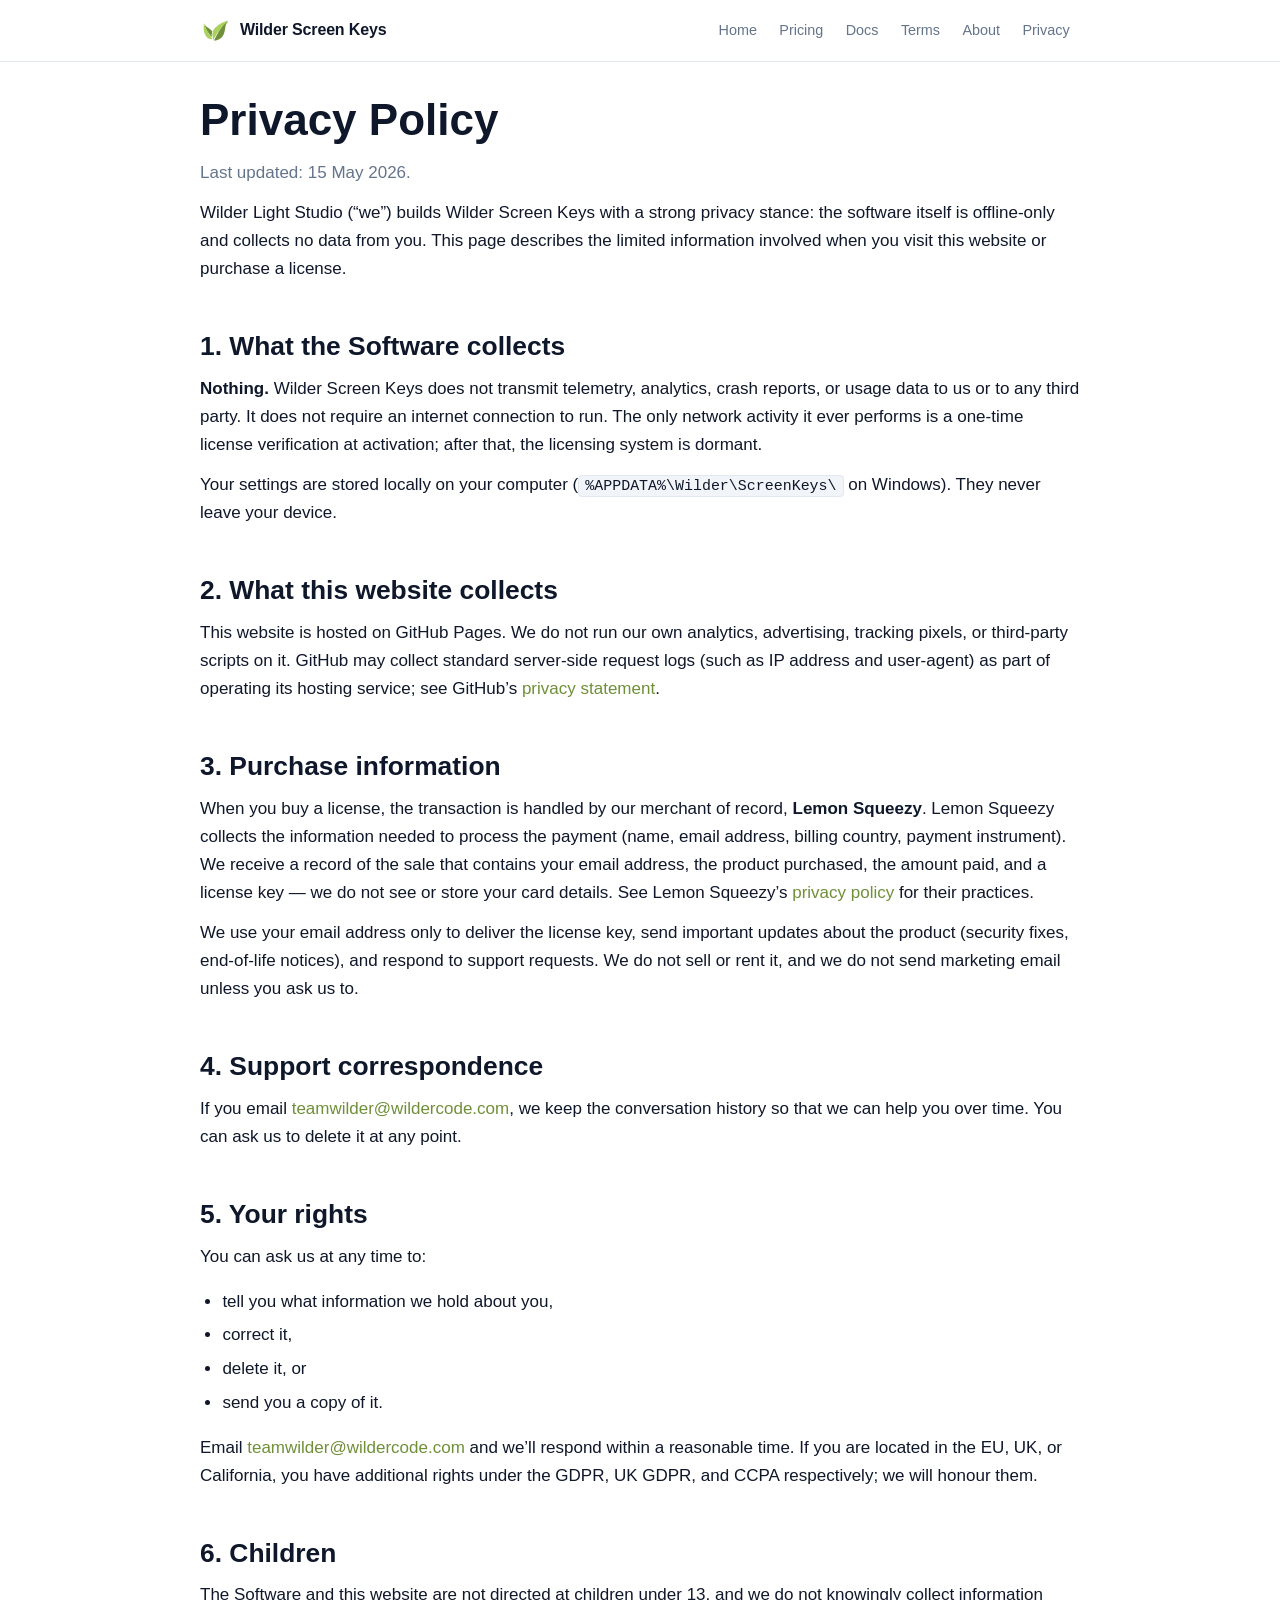
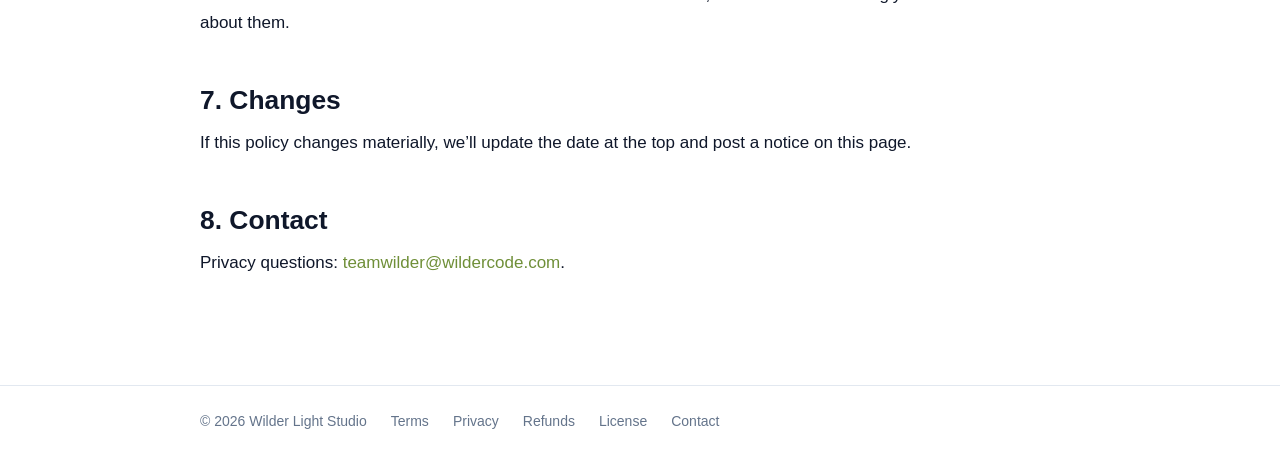
<file: privacy.html>
﻿<!doctype html>
<html lang="en">
<head>
<meta charset="utf-8">
<meta name="viewport" content="width=device-width,initial-scale=1">
<title>Privacy Policy &mdash; Wilder Screen Keys</title>
<link rel="stylesheet" href="assets/css/style.css">
<link rel="icon" type="image/png" href="assets/img/wilder-screenkeys-logo.png">
</head>
<body>
<header class="site">
  <div class="wrap">
    <a class="brand" href="./">
      <img src="assets/img/wilder-logo.svg" alt="" class="brand-logo">
      Wilder Screen Keys
    </a>
    <nav aria-label="Primary">
      <a href="./">Home</a>
      <a href="pricing.html">Pricing</a>
      <a href="docs.html">Docs</a>
      <a href="terms.html">Terms</a>
      <a href="about.html">About</a>
      <a href="privacy.html">Privacy</a>
    </nav>
  </div>
</header>

<main class="wrap">
  <h1>Privacy Policy</h1>
  <p class="muted">Last updated: 15 May 2026.</p>

  <p>Wilder Light Studio (&ldquo;we&rdquo;) builds Wilder Screen Keys with a strong privacy stance: the software itself is offline-only and collects no data from you. This page describes the limited information involved when you visit this website or purchase a license.</p>

  <h2>1. What the Software collects</h2>
  <p><strong>Nothing.</strong> Wilder Screen Keys does not transmit telemetry, analytics, crash reports, or usage data to us or to any third party. It does not require an internet connection to run. The only network activity it ever performs is a one-time license verification at activation; after that, the licensing system is dormant.</p>
  <p>Your settings are stored locally on your computer (<code>%APPDATA%\Wilder\ScreenKeys\</code> on Windows). They never leave your device.</p>

  <h2>2. What this website collects</h2>
  <p>This website is hosted on GitHub Pages. We do not run our own analytics, advertising, tracking pixels, or third-party scripts on it. GitHub may collect standard server-side request logs (such as IP address and user-agent) as part of operating its hosting service; see GitHub&rsquo;s <a href="https://docs.github.com/en/site-policy/privacy-policies/github-general-privacy-statement" rel="noopener">privacy statement</a>.</p>

  <h2>3. Purchase information</h2>
  <p>When you buy a license, the transaction is handled by our merchant of record, <strong>Lemon Squeezy</strong>. Lemon Squeezy collects the information needed to process the payment (name, email address, billing country, payment instrument). We receive a record of the sale that contains your email address, the product purchased, the amount paid, and a license key &mdash; we do not see or store your card details. See Lemon Squeezy&rsquo;s <a href="https://www.lemonsqueezy.com/legal/privacy" rel="noopener">privacy policy</a> for their practices.</p>
  <p>We use your email address only to deliver the license key, send important updates about the product (security fixes, end-of-life notices), and respond to support requests. We do not sell or rent it, and we do not send marketing email unless you ask us to.</p>

  <h2>4. Support correspondence</h2>
  <p>If you email <a href="mailto:teamwilder@wildercode.com">teamwilder@wildercode.com</a>, we keep the conversation history so that we can help you over time. You can ask us to delete it at any point.</p>

  <h2>5. Your rights</h2>
  <p>You can ask us at any time to:</p>
  <ul>
    <li>tell you what information we hold about you,</li>
    <li>correct it,</li>
    <li>delete it, or</li>
    <li>send you a copy of it.</li>
  </ul>
  <p>Email <a href="mailto:teamwilder@wildercode.com">teamwilder@wildercode.com</a> and we&rsquo;ll respond within a reasonable time. If you are located in the EU, UK, or California, you have additional rights under the GDPR, UK GDPR, and CCPA respectively; we will honour them.</p>

  <h2>6. Children</h2>
  <p>The Software and this website are not directed at children under 13, and we do not knowingly collect information about them.</p>

  <h2>7. Changes</h2>
  <p>If this policy changes materially, we&rsquo;ll update the date at the top and post a notice on this page.</p>

  <h2>8. Contact</h2>
  <p>Privacy questions: <a href="mailto:teamwilder@wildercode.com">teamwilder@wildercode.com</a>.</p>
</main>

<footer class="site">
  <div class="wrap">
    <span>&copy; 2026 Wilder Light Studio</span>
    <a href="terms.html">Terms</a>
    <a href="privacy.html">Privacy</a>
    <a href="refund.html">Refunds</a>
    <a href="license.html">License</a>
    <a href="mailto:teamwilder@wildercode.com">Contact</a>
  </div>
</footer>
</body>
</html>
</file>
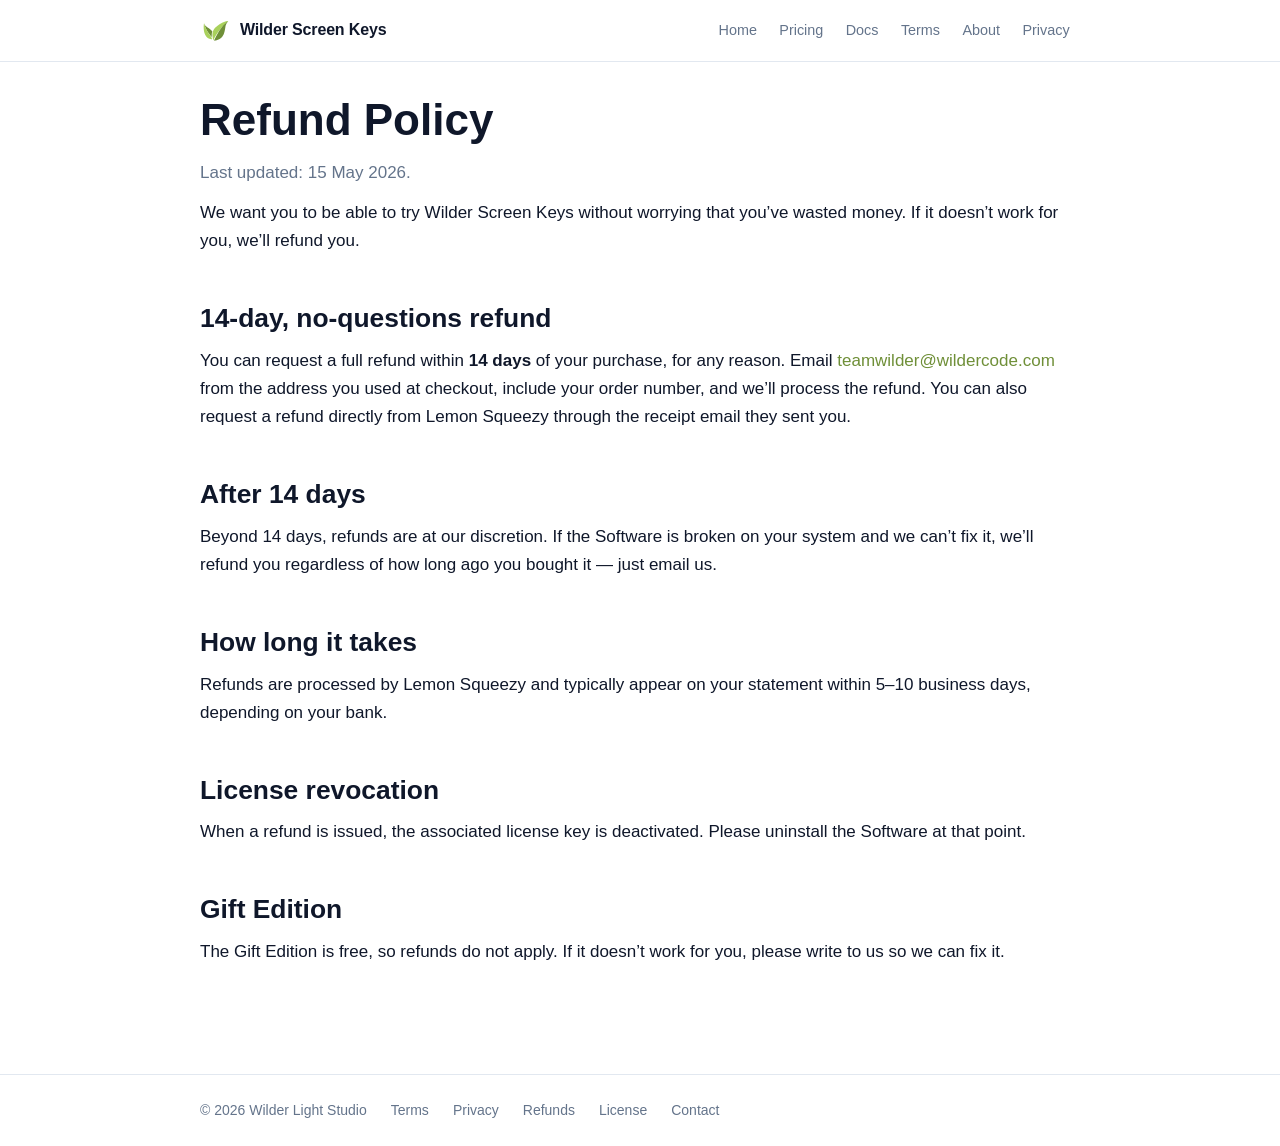
<file: refund.html>
﻿<!doctype html>
<html lang="en">
<head>
<meta charset="utf-8">
<meta name="viewport" content="width=device-width,initial-scale=1">
<title>Refund Policy &mdash; Wilder Screen Keys</title>
<link rel="stylesheet" href="assets/css/style.css">
<link rel="icon" type="image/png" href="assets/img/wilder-screenkeys-logo.png">
</head>
<body>
<header class="site">
  <div class="wrap">
    <a class="brand" href="./">
      <img src="assets/img/wilder-logo.svg" alt="" class="brand-logo">
      Wilder Screen Keys
    </a>
    <nav aria-label="Primary">
      <a href="./">Home</a>
      <a href="pricing.html">Pricing</a>
      <a href="docs.html">Docs</a>
      <a href="terms.html">Terms</a>
      <a href="about.html">About</a>
      <a href="privacy.html">Privacy</a>
    </nav>
  </div>
</header>

<main class="wrap">
  <h1>Refund Policy</h1>
  <p class="muted">Last updated: 15 May 2026.</p>

  <p>We want you to be able to try Wilder Screen Keys without worrying that you&rsquo;ve wasted money. If it doesn&rsquo;t work for you, we&rsquo;ll refund you.</p>

  <h2>14-day, no-questions refund</h2>
  <p>You can request a full refund within <strong>14 days</strong> of your purchase, for any reason. Email <a href="mailto:teamwilder@wildercode.com">teamwilder@wildercode.com</a> from the address you used at checkout, include your order number, and we&rsquo;ll process the refund. You can also request a refund directly from Lemon Squeezy through the receipt email they sent you.</p>

  <h2>After 14 days</h2>
  <p>Beyond 14 days, refunds are at our discretion. If the Software is broken on your system and we can&rsquo;t fix it, we&rsquo;ll refund you regardless of how long ago you bought it &mdash; just email us.</p>

  <h2>How long it takes</h2>
  <p>Refunds are processed by Lemon Squeezy and typically appear on your statement within 5&ndash;10 business days, depending on your bank.</p>

  <h2>License revocation</h2>
  <p>When a refund is issued, the associated license key is deactivated. Please uninstall the Software at that point.</p>

  <h2>Gift Edition</h2>
  <p>The Gift Edition is free, so refunds do not apply. If it doesn&rsquo;t work for you, please write to us so we can fix it.</p>
</main>

<footer class="site">
  <div class="wrap">
    <span>&copy; 2026 Wilder Light Studio</span>
    <a href="terms.html">Terms</a>
    <a href="privacy.html">Privacy</a>
    <a href="refund.html">Refunds</a>
    <a href="license.html">License</a>
    <a href="mailto:teamwilder@wildercode.com">Contact</a>
  </div>
</footer>
</body>
</html>
</file>
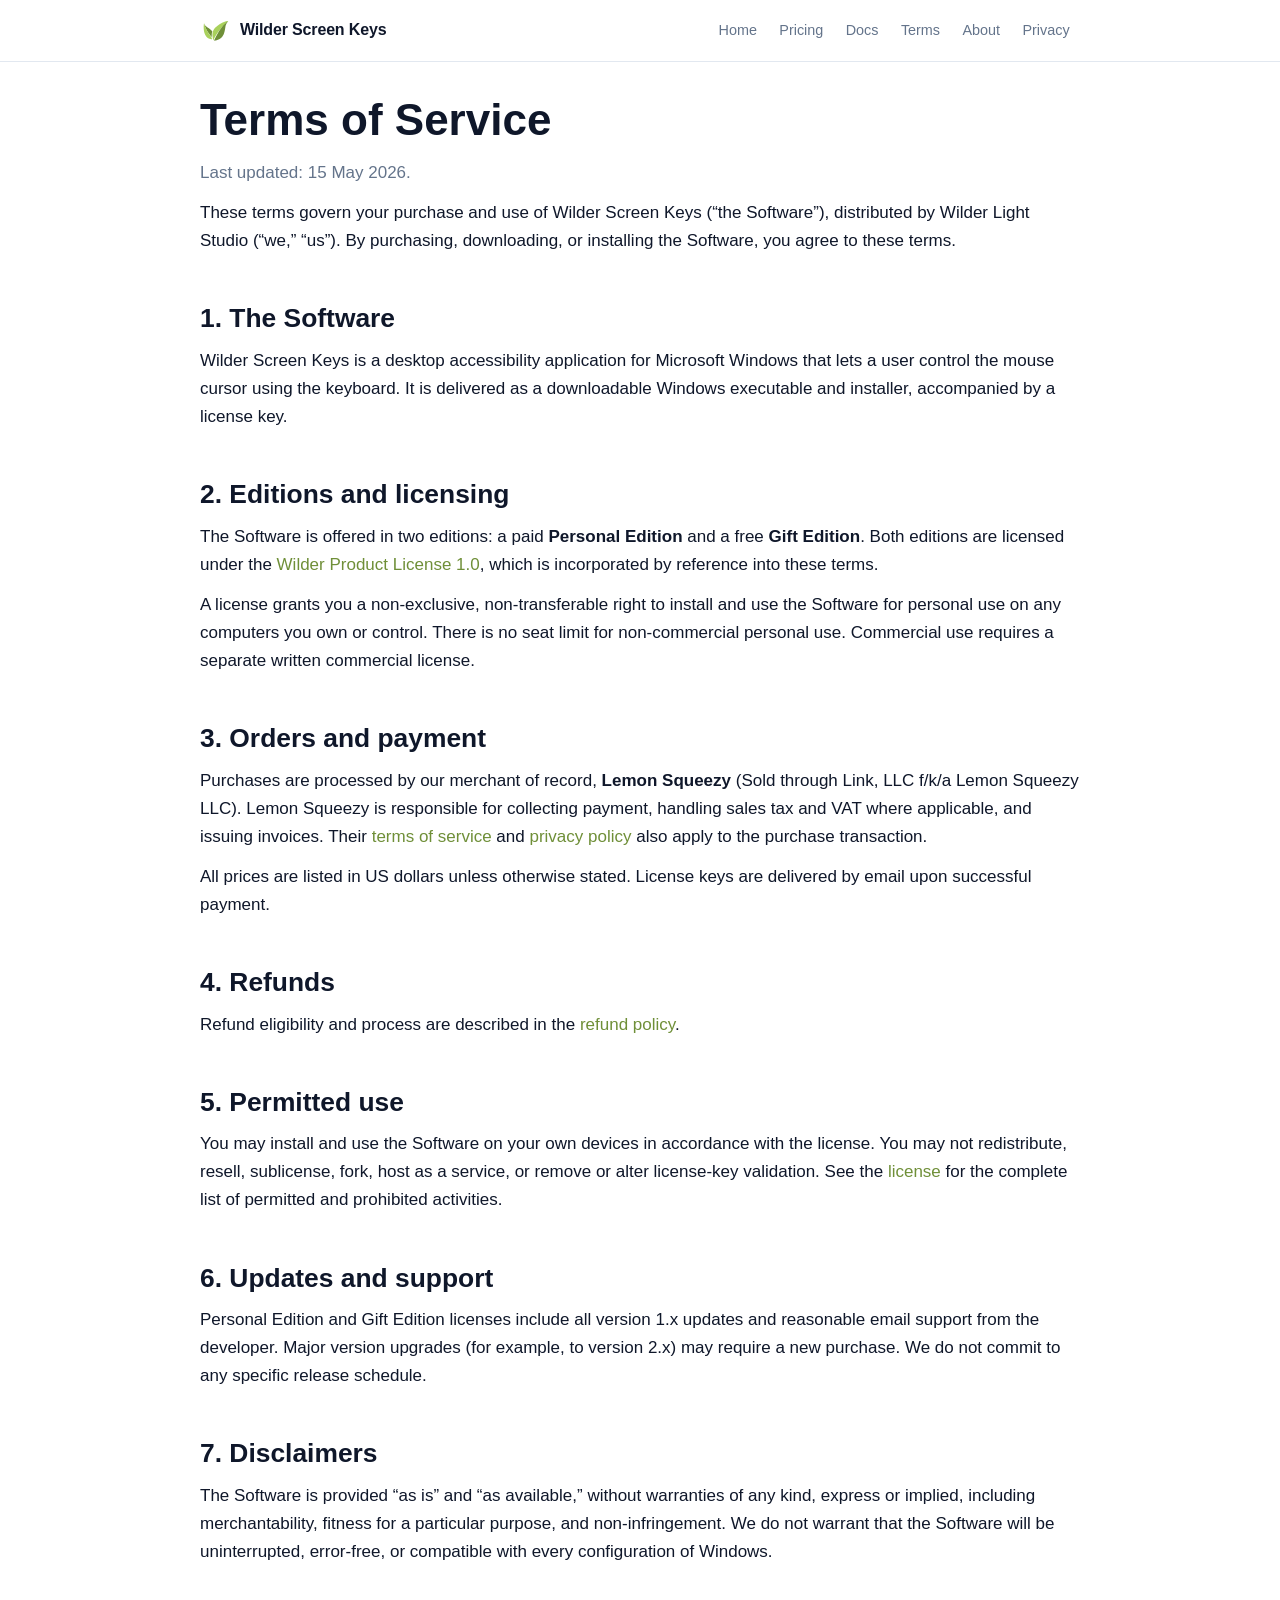
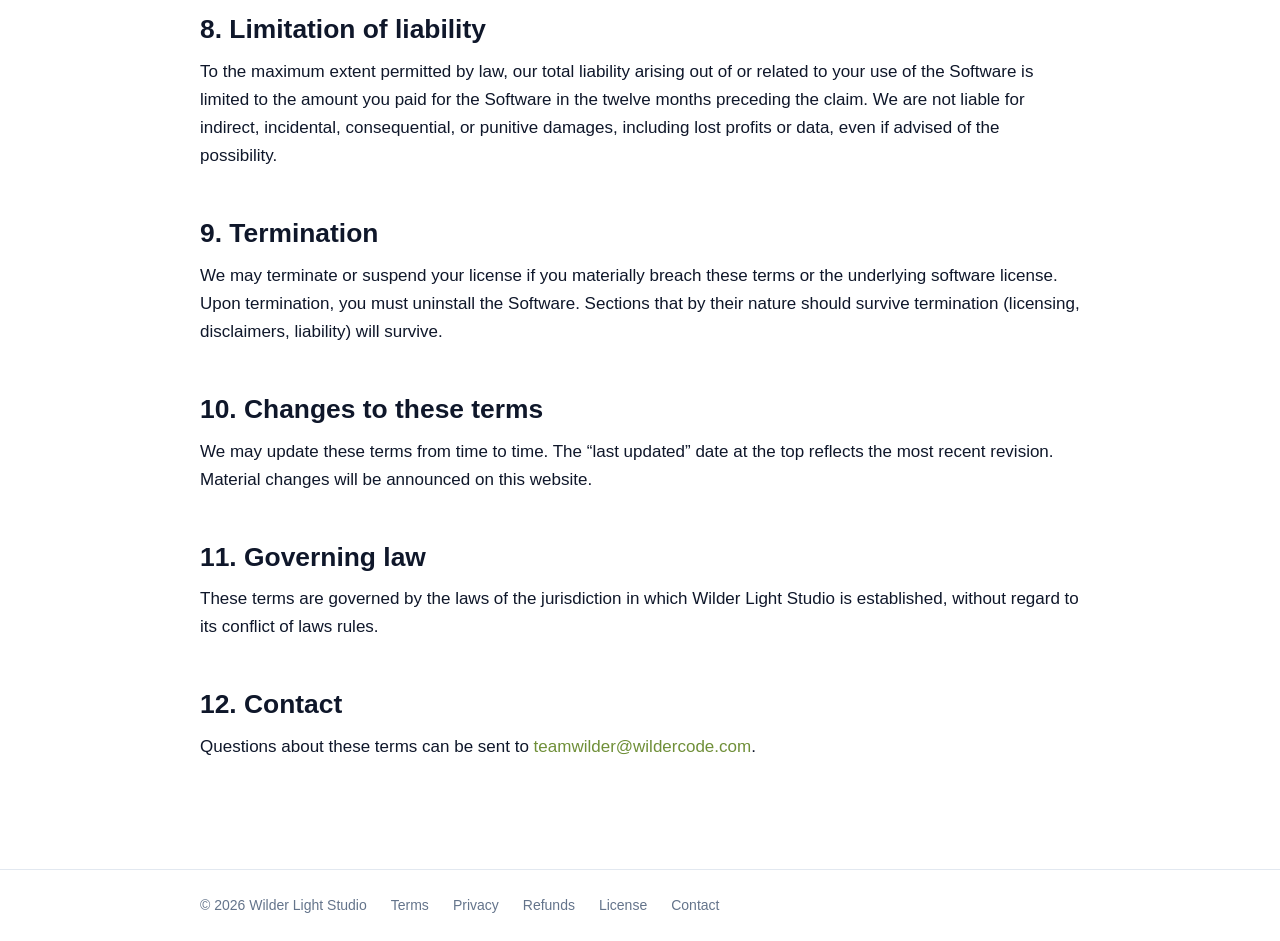
<file: terms.html>
﻿<!doctype html>
<html lang="en">
<head>
<meta charset="utf-8">
<meta name="viewport" content="width=device-width,initial-scale=1">
<title>Terms of Service &mdash; Wilder Screen Keys</title>
<link rel="stylesheet" href="assets/css/style.css">
<link rel="icon" type="image/png" href="assets/img/wilder-screenkeys-logo.png">
</head>
<body>
<header class="site">
  <div class="wrap">
    <a class="brand" href="./">
      <img src="assets/img/wilder-logo.svg" alt="" class="brand-logo">
      Wilder Screen Keys
    </a>
    <nav aria-label="Primary">
      <a href="./">Home</a>
      <a href="pricing.html">Pricing</a>
      <a href="docs.html">Docs</a>
      <a href="terms.html">Terms</a>
      <a href="about.html">About</a>
      <a href="privacy.html">Privacy</a>
    </nav>
  </div>
</header>

<main class="wrap">
  <h1>Terms of Service</h1>
  <p class="muted">Last updated: 15 May 2026.</p>

  <p>These terms govern your purchase and use of Wilder Screen Keys (&ldquo;the Software&rdquo;), distributed by Wilder Light Studio (&ldquo;we,&rdquo; &ldquo;us&rdquo;). By purchasing, downloading, or installing the Software, you agree to these terms.</p>

  <h2>1. The Software</h2>
  <p>Wilder Screen Keys is a desktop accessibility application for Microsoft Windows that lets a user control the mouse cursor using the keyboard. It is delivered as a downloadable Windows executable and installer, accompanied by a license key.</p>

  <h2>2. Editions and licensing</h2>
  <p>The Software is offered in two editions: a paid <strong>Personal Edition</strong> and a free <strong>Gift Edition</strong>. Both editions are licensed under the <a href="license.html">Wilder Product License 1.0</a>, which is incorporated by reference into these terms.</p>
  <p>A license grants you a non-exclusive, non-transferable right to install and use the Software for personal use on any computers you own or control. There is no seat limit for non-commercial personal use. Commercial use requires a separate written commercial license.</p>

  <h2>3. Orders and payment</h2>
  <p>Purchases are processed by our merchant of record, <strong>Lemon Squeezy</strong> (Sold through Link, LLC f/k/a Lemon Squeezy LLC). Lemon Squeezy is responsible for collecting payment, handling sales tax and VAT where applicable, and issuing invoices. Their <a href="https://www.lemonsqueezy.com/legal/terms" rel="noopener">terms of service</a> and <a href="https://www.lemonsqueezy.com/legal/privacy" rel="noopener">privacy policy</a> also apply to the purchase transaction.</p>
  <p>All prices are listed in US dollars unless otherwise stated. License keys are delivered by email upon successful payment.</p>

  <h2>4. Refunds</h2>
  <p>Refund eligibility and process are described in the <a href="refund.html">refund policy</a>.</p>

  <h2>5. Permitted use</h2>
  <p>You may install and use the Software on your own devices in accordance with the license. You may not redistribute, resell, sublicense, fork, host as a service, or remove or alter license-key validation. See the <a href="license.html">license</a> for the complete list of permitted and prohibited activities.</p>

  <h2>6. Updates and support</h2>
  <p>Personal Edition and Gift Edition licenses include all version 1.x updates and reasonable email support from the developer. Major version upgrades (for example, to version 2.x) may require a new purchase. We do not commit to any specific release schedule.</p>

  <h2>7. Disclaimers</h2>
  <p>The Software is provided &ldquo;as is&rdquo; and &ldquo;as available,&rdquo; without warranties of any kind, express or implied, including merchantability, fitness for a particular purpose, and non-infringement. We do not warrant that the Software will be uninterrupted, error-free, or compatible with every configuration of Windows.</p>

  <h2>8. Limitation of liability</h2>
  <p>To the maximum extent permitted by law, our total liability arising out of or related to your use of the Software is limited to the amount you paid for the Software in the twelve months preceding the claim. We are not liable for indirect, incidental, consequential, or punitive damages, including lost profits or data, even if advised of the possibility.</p>

  <h2>9. Termination</h2>
  <p>We may terminate or suspend your license if you materially breach these terms or the underlying software license. Upon termination, you must uninstall the Software. Sections that by their nature should survive termination (licensing, disclaimers, liability) will survive.</p>

  <h2>10. Changes to these terms</h2>
  <p>We may update these terms from time to time. The &ldquo;last updated&rdquo; date at the top reflects the most recent revision. Material changes will be announced on this website.</p>

  <h2>11. Governing law</h2>
  <p>These terms are governed by the laws of the jurisdiction in which Wilder Light Studio is established, without regard to its conflict of laws rules.</p>

  <h2>12. Contact</h2>
  <p>Questions about these terms can be sent to <a href="mailto:teamwilder@wildercode.com">teamwilder@wildercode.com</a>.</p>
</main>

<footer class="site">
  <div class="wrap">
    <span>&copy; 2026 Wilder Light Studio</span>
    <a href="terms.html">Terms</a>
    <a href="privacy.html">Privacy</a>
    <a href="refund.html">Refunds</a>
    <a href="license.html">License</a>
    <a href="mailto:teamwilder@wildercode.com">Contact</a>
  </div>
</footer>
</body>
</html>
</file>
<file: assets/css/style.css>
/* =========================================================
   Wilder Screen Keys — Design System
   ========================================================= */

/* --- Wilder W icon font --- */
@font-face {
  font-family: 'wilder-w';
  src: url('../fonts/wilder-w/wilder-w.woff') format('woff'),
       url('../fonts/wilder-w/wilder-w.ttf') format('truetype');
  font-weight: normal;
  font-style: normal;
  font-display: block;
}

/* --- Tokens (dark mode default) --- */
:root {
  --bg: #0d1117;
  --surface: #161b22;
  --surface-2: #1f2937;
  --border: #2d3748;
  --text: #f0f4f8;
  --text-muted: #8b9ab3;
  --green: #a9d15c;
  --green-dark: #6f8f38;
  --green-glow: rgba(169, 209, 92, 0.15);
  --max: 920px;
  --radius: 10px;
}

@media (prefers-color-scheme: light) {
  :root {
    --bg: #ffffff;
    --surface: #f8fafc;
    --surface-2: #f1f5f9;
    --border: #e2e8f0;
    --text: #0f172a;
    --text-muted: #64748b;
    --green: #6f8f38;
    --green-dark: #4a6025;
    --green-glow: rgba(111, 143, 56, 0.12);
  }
}

/* --- Reset & Base --- */
*, *::before, *::after { box-sizing: border-box; }
html { -webkit-text-size-adjust: 100%; scroll-behavior: smooth; }

body {
  margin: 0;
  font-family: -apple-system, BlinkMacSystemFont, "Segoe UI", Roboto, sans-serif;
  font-size: 17px;
  line-height: 1.65;
  color: var(--text);
  background: var(--bg);
}

/* --- Layout --- */
.wrap {
  max-width: var(--max);
  margin: 0 auto;
  padding: 2rem 1.25rem;
}

/* --- Typography --- */
h1, h2, h3 { line-height: 1.2; font-weight: 700; }
h1 { font-size: clamp(1.9rem, 5vw, 2.75rem); margin: 0 0 0.6rem; }
h2 { font-size: 1.65rem; margin: 3rem 0 0.75rem; }
h3 { font-size: 1.15rem; margin: 1.75rem 0 0.4rem; }
p  { margin: 0.75rem 0; }
a  { color: var(--green); text-decoration: none; }
a:hover, a:focus { color: var(--green-dark); text-decoration: underline; }
ul, ol { padding-left: 1.4rem; }
li { margin: 0.35rem 0; }
.muted { color: var(--text-muted); }
.tagline { font-size: 1.15rem; color: var(--text-muted); margin-bottom: 1.5rem; }

/* --- Focus --- */
:focus-visible { outline: 3px solid var(--green); outline-offset: 3px; }

/* --- Header --- */
header.site {
  border-bottom: 1px solid var(--border);
  background: var(--bg);
  position: sticky;
  top: 0;
  z-index: 100;
  backdrop-filter: blur(8px);
}
header.site .wrap {
  display: flex;
  flex-wrap: wrap;
  align-items: center;
  gap: 0.75rem 1.5rem;
  padding: 0.875rem 1.25rem;
}
header.site a.brand {
  display: flex;
  align-items: center;
  gap: 0.5rem;
  font-weight: 700;
  font-size: 1rem;
  color: var(--text);
  text-decoration: none;
  letter-spacing: -0.01em;
}
header.site a.brand:hover { color: var(--green); text-decoration: none; }
.brand-logo {
  height: 32px;
  width: auto;
  display: block;
}
header.site nav {
  display: flex;
  flex-wrap: wrap;
  gap: 0.25rem 0.1rem;
  margin-left: auto;
}
header.site nav a {
  color: var(--text-muted);
  text-decoration: none;
  font-size: 0.9rem;
  padding: 0.3rem 0.65rem;
  border-radius: 6px;
  transition: color 0.15s, background 0.15s;
}
header.site nav a:hover,
header.site nav a:focus {
  color: var(--text);
  background: var(--surface-2);
  text-decoration: none;
}

/* --- Buttons --- */
.btn {
  display: inline-block;
  padding: 0.65rem 1.4rem;
  background: var(--green);
  color: #fff;
  text-decoration: none;
  border-radius: 8px;
  font-weight: 600;
  font-size: 0.95rem;
  border: 1.5px solid var(--green);
  box-shadow: 0 2px 8px rgba(34, 197, 94, 0.25);
  transition: background 0.15s, border-color 0.15s, box-shadow 0.15s, transform 0.1s;
  cursor: pointer;
}
.btn:hover, .btn:focus {
  background: var(--green-dark);
  border-color: var(--green-dark);
  color: #fff;
  box-shadow: 0 4px 16px rgba(34, 197, 94, 0.35);
  text-decoration: none;
  transform: translateY(-1px);
}
.btn.secondary {
  background: transparent;
  color: var(--green);
  box-shadow: none;
}
.btn.secondary:hover, .btn.secondary:focus {
  background: var(--green-glow);
  color: var(--green);
  box-shadow: none;
  transform: translateY(-1px);
}

.cta {
  display: flex;
  gap: 0.75rem;
  flex-wrap: wrap;
  margin: 1.75rem 0 2rem;
  align-items: center;
}

/* --- Hero --- */
.hero {
  background: linear-gradient(160deg, #0d1117 0%, #0f2518 100%);
  padding: 5rem 1.25rem 4rem;
  text-align: center;
  position: relative;
  overflow: hidden;
}
.hero::before {
  content: '';
  position: absolute;
  inset: 0;
  background: radial-gradient(ellipse 60% 40% at 50% 0%, rgba(34,197,94,0.08) 0%, transparent 70%);
  pointer-events: none;
}
.hero .wrap {
  padding: 0;
  position: relative;
}
.hero h1 {
  color: #f0f4f8;
  font-size: clamp(2rem, 5.5vw, 3.25rem);
  max-width: 760px;
  margin: 0 auto 1rem;
}
.hero .subtitle {
  color: #8b9ab3;
  font-size: 1.1rem;
  max-width: 620px;
  margin: 0 auto 2rem;
  line-height: 1.7;
}
.hero .cta { justify-content: center; }
.hero-logo {
  height: 72px;
  width: auto;
  margin: 0 auto 1.5rem;
  display: block;
  filter: drop-shadow(0 0 16px rgba(34,197,94,0.4));
}

/* --- Hero sub (narrow banner for inner pages) --- */
.hero-sub {
  background: var(--surface);
  border-bottom: 1px solid var(--border);
  padding: 2.5rem 1.25rem 2rem;
  text-align: center;
}
.hero-sub h1 { font-size: clamp(1.6rem, 4vw, 2.25rem); }
.hero-sub p { color: var(--text-muted); font-size: 1.05rem; margin-top: 0.4rem; }

/* --- Keyboard Diagram --- */
.kbd-diagram {
  display: flex;
  justify-content: center;
  margin: 2.5rem auto 1rem;
}
.kbd-diagram svg { max-width: 340px; width: 100%; }
.kbd-diagram-label {
  text-align: center;
  font-size: 0.85rem;
  color: var(--text-muted);
  margin-top: 0.5rem;
  letter-spacing: 0.01em;
}

/* --- Steps --- */
.steps {
  list-style: none;
  padding: 0;
  counter-reset: steps;
  display: flex;
  flex-direction: column;
  gap: 1.5rem;
  margin: 1.5rem 0;
}
.steps li {
  counter-increment: steps;
  display: flex;
  gap: 1.25rem;
  align-items: flex-start;
  margin: 0;
}
.steps li::before {
  content: counter(steps);
  flex-shrink: 0;
  width: 2.25rem;
  height: 2.25rem;
  background: var(--green-glow);
  border: 1.5px solid var(--green);
  color: var(--green);
  font-weight: 700;
  font-size: 0.95rem;
  border-radius: 50%;
  display: flex;
  align-items: center;
  justify-content: center;
  margin-top: 0.1rem;
}
.steps li p { margin: 0; }
.steps li strong { display: block; margin-bottom: 0.2rem; }

/* --- Feature Grid --- */
.feature-grid {
  display: grid;
  grid-template-columns: repeat(auto-fit, minmax(240px, 1fr));
  gap: 1rem;
  margin: 1.5rem 0;
}
.feature-card {
  background: var(--surface);
  border: 1px solid var(--border);
  border-radius: var(--radius);
  padding: 1.5rem;
  transition: border-color 0.15s, box-shadow 0.15s;
}
.feature-card:hover {
  border-color: var(--green);
  box-shadow: 0 0 0 1px var(--green), 0 4px 16px var(--green-glow);
}
.feature-card h3 { margin: 0.75rem 0 0.4rem; font-size: 1.05rem; }
.feature-card p  { margin: 0; font-size: 0.95rem; color: var(--text-muted); }
.feature-icon {
  width: 48px;
  height: 48px;
  background: var(--green-glow);
  border-radius: 50%;
  display: flex;
  align-items: center;
  justify-content: center;
}
.feature-icon svg {
  width: 24px;
  height: 24px;
  stroke: var(--green);
  fill: none;
  stroke-width: 2;
  stroke-linecap: round;
  stroke-linejoin: round;
}

/* --- Who it's for cards --- */
.audience-grid {
  display: grid;
  grid-template-columns: repeat(auto-fit, minmax(220px, 1fr));
  gap: 1rem;
  margin: 1.5rem 0;
}
.audience-card {
  background: var(--surface);
  border: 1px solid var(--border);
  border-radius: var(--radius);
  padding: 1.5rem;
}
.audience-card h3 { margin: 0 0 0.5rem; font-size: 1rem; color: var(--green); }
.audience-card p  { margin: 0; font-size: 0.95rem; color: var(--text-muted); }

/* --- Screenshot Frame --- */
.screenshot-frame {
  background: #0d1117;
  border: 1px solid var(--border);
  border-radius: var(--radius);
  overflow: hidden;
  margin: 1.5rem 0;
  box-shadow: 0 8px 32px rgba(0,0,0,0.4);
}
.screenshot-titlebar {
  background: #1a1f2b;
  border-bottom: 1px solid var(--border);
  padding: 0.6rem 1rem;
  display: flex;
  align-items: center;
  gap: 0.5rem;
}
.screenshot-dots {
  display: flex;
  gap: 0.35rem;
}
.screenshot-dots span {
  width: 12px;
  height: 12px;
  border-radius: 50%;
  display: block;
}
.screenshot-dots .dot-red    { background: #ff5f57; }
.screenshot-dots .dot-yellow { background: #febc2e; }
.screenshot-dots .dot-green  { background: #28c840; }
.screenshot-titlebar-label {
  font-size: 0.8rem;
  color: var(--text-muted);
  margin-left: 0.5rem;
}
.screenshot-frame img {
  display: block;
  width: 100%;
  height: auto;
}
.screenshot-placeholder {
  background: var(--surface-2);
  border: 1.5px dashed var(--green);
  display: flex;
  align-items: center;
  justify-content: center;
  min-height: 300px;
  color: var(--text-muted);
  font-size: 0.95rem;
  letter-spacing: 0.01em;
}

/* --- Spec Bar --- */
.spec-bar {
  display: flex;
  flex-wrap: wrap;
  gap: 0.5rem 0;
  list-style: none;
  padding: 0;
  margin: 1.5rem 0;
  border: 1px solid var(--border);
  border-radius: var(--radius);
  overflow: hidden;
}
.spec-bar li {
  flex: 1 1 auto;
  min-width: 140px;
  text-align: center;
  padding: 1rem 1.25rem;
  border-right: 1px solid var(--border);
  margin: 0;
}
.spec-bar li:last-child { border-right: none; }
.spec-bar .spec-num {
  display: block;
  font-size: 1.25rem;
  font-weight: 700;
  color: var(--green);
  line-height: 1.1;
}
.spec-bar .spec-label {
  display: block;
  font-size: 0.78rem;
  color: var(--text-muted);
  margin-top: 0.2rem;
  text-transform: uppercase;
  letter-spacing: 0.05em;
}

/* --- Pricing Grid --- */
.pricing-grid {
  display: grid;
  grid-template-columns: repeat(auto-fit, minmax(300px, 1fr));
  gap: 1.25rem;
  margin: 2rem 0;
  align-items: start;
}
.pricing-card {
  background: var(--surface);
  border: 1px solid var(--border);
  border-radius: var(--radius);
  padding: 2rem;
}
.pricing-card.featured {
  border-color: var(--green);
  background: linear-gradient(180deg, var(--green-glow) 0%, var(--surface) 40%);
  box-shadow: 0 0 0 1px var(--green), 0 8px 32px var(--green-glow);
}
.pricing-card h2 { margin: 0.5rem 0 0.25rem; font-size: 1.4rem; }
.price-display {
  font-size: 2.5rem;
  font-weight: 800;
  line-height: 1;
  color: var(--text);
  margin: 0.75rem 0 0.25rem;
  letter-spacing: -0.02em;
}
.price-display .currency {
  font-size: 1.25rem;
  font-weight: 600;
  vertical-align: super;
}
.price-sub {
  font-size: 0.9rem;
  color: var(--text-muted);
  margin-bottom: 1.25rem;
}
.pricing-card .feature-list {
  list-style: none;
  padding: 0;
  margin: 1.25rem 0;
}
.pricing-card .feature-list li {
  display: flex;
  align-items: flex-start;
  gap: 0.6rem;
  font-size: 0.95rem;
  padding: 0.35rem 0;
  border-bottom: 1px solid var(--border);
  margin: 0;
}
.pricing-card .feature-list li:last-child { border-bottom: none; }
.pricing-card .feature-list li::before {
  content: '';
  flex-shrink: 0;
  width: 18px;
  height: 18px;
  margin-top: 1px;
  background: url("data:image/svg+xml,%3Csvg xmlns='http://www.w3.org/2000/svg' viewBox='0 0 24 24' fill='none' stroke='%2322c55e' stroke-width='2.5' stroke-linecap='round' stroke-linejoin='round'%3E%3Cpolyline points='20 6 9 17 4 12'/%3E%3C/svg%3E") center/contain no-repeat;
}

/* --- Badge --- */
.badge {
  display: inline-block;
  font-size: 0.72rem;
  font-weight: 600;
  text-transform: uppercase;
  letter-spacing: 0.06em;
  padding: 0.25em 0.65em;
  border-radius: 999px;
  background: var(--surface-2);
  color: var(--text-muted);
  border: 1px solid var(--border);
  margin-bottom: 0.75rem;
}
.badge.green {
  background: var(--green-glow);
  color: var(--green);
  border-color: var(--green);
}

/* --- Screen Notice / Callout --- */
.screen-notice {
  border-left: 3px solid var(--green);
  background: var(--surface);
  padding: 0.85rem 1.1rem;
  margin: 1.25rem 0;
  border-radius: 0 8px 8px 0;
}
.screen-notice p { margin: 0; font-size: 0.95rem; }

/* Legacy alias */
.notice {
  border-left: 3px solid var(--green);
  background: var(--surface);
  padding: 0.85rem 1.1rem;
  margin: 1.25rem 0;
  border-radius: 0 8px 8px 0;
}
.notice p { margin: 0; font-size: 0.95rem; }

/* --- FAQ (details/summary) --- */
details {
  border: 1px solid var(--border);
  border-radius: 8px;
  margin: 0.6rem 0;
  overflow: hidden;
}
details + details { margin-top: 0.6rem; }
summary {
  padding: 1rem 1.25rem;
  font-weight: 600;
  cursor: pointer;
  list-style: none;
  display: flex;
  justify-content: space-between;
  align-items: center;
  background: var(--surface);
  transition: background 0.15s;
  font-size: 0.98rem;
}
summary::-webkit-details-marker { display: none; }
summary::after {
  content: '+';
  color: var(--green);
  font-size: 1.3rem;
  line-height: 1;
  flex-shrink: 0;
  margin-left: 1rem;
  transition: transform 0.2s;
}
details[open] summary::after { content: '−'; }
details[open] summary { background: var(--surface-2); }
details .faq-body {
  padding: 1rem 1.25rem;
  font-size: 0.95rem;
  color: var(--text-muted);
  line-height: 1.65;
  border-top: 1px solid var(--border);
}
details .faq-body p { margin: 0; }

/* --- Tables --- */
table { width: 100%; border-collapse: collapse; margin: 1.25rem 0; }
th, td { text-align: left; padding: 0.6rem 0.85rem; border-bottom: 1px solid var(--border); font-size: 0.95rem; }
th { font-weight: 600; background: var(--surface); }
tr:last-child td { border-bottom: none; }

/* --- Code & Kbd --- */
code, kbd {
  font-family: ui-monospace, "SF Mono", Consolas, monospace;
  font-size: 0.88em;
  background: var(--surface-2);
  padding: 0.15em 0.4em;
  border-radius: 4px;
  border: 1px solid var(--border);
}
kbd { color: var(--text-muted); }

/* --- Footer --- */
footer.site {
  border-top: 1px solid var(--border);
  margin-top: 4rem;
  color: var(--text-muted);
  font-size: 0.875rem;
}
footer.site .wrap {
  display: flex;
  flex-wrap: wrap;
  gap: 0.5rem 1.5rem;
  padding: 1.5rem 1.25rem;
  align-items: center;
}
footer.site a { color: var(--text-muted); }
footer.site a:hover { color: var(--green); text-decoration: none; }

/* --- Bottom CTA section --- */
.section-cta {
  text-align: center;
  padding: 3.5rem 1.25rem;
  background: var(--surface);
  border-radius: var(--radius);
  margin: 2rem 0;
  border: 1px solid var(--border);
}
.section-cta h2 { margin-top: 0; }
.section-cta p { color: var(--text-muted); max-width: 500px; margin: 0 auto 1.5rem; }
.section-cta .cta { justify-content: center; margin: 0; }

/* --- Promo image — hero version --- */
.promo-hero-img {
  margin-top: 2.5rem;
  text-align: center;
}
.promo-hero-img img {
  width: 100%;
  max-width: 420px;
  border-radius: 16px;
  box-shadow: 0 24px 64px rgba(0,0,0,0.55), 0 0 0 1px rgba(169,209,92,0.15);
  display: block;
  margin: 0 auto;
}
.promo-hero-img .kbd-diagram-label {
  margin-top: 1.25rem;
  color: rgba(240,244,248,0.55);
  font-size: 0.9rem;
  letter-spacing: 0.03em;
}

/* --- Promo image — showcase (replaces screenshot frame) --- */
.promo-showcase {
  text-align: center;
}
.promo-showcase img {
  width: 100%;
  max-width: 380px;
  border-radius: 16px;
  box-shadow: 0 16px 48px rgba(0,0,0,0.45), 0 0 0 1px rgba(169,209,92,0.12);
  display: block;
  margin: 0 auto;
}

/* --- Edition art — pricing card header --- */
.edition-art {
  position: relative;
  margin: -1.75rem -1.75rem 1.5rem;
  border-radius: var(--radius) var(--radius) 0 0;
  overflow: hidden;
  aspect-ratio: 3 / 2;
}
.edition-art img {
  width: 100%;
  height: 100%;
  object-fit: cover;
  object-position: center 20%;
  display: block;
}
.edition-label {
  position: absolute;
  bottom: 0;
  left: 0;
  right: 0;
  padding: 1.5rem 1.25rem 1rem;
  background: linear-gradient(to top, rgba(10,14,20,0.92) 0%, transparent 100%);
  color: #fff;
  font-size: 1.25rem;
  font-weight: 700;
  letter-spacing: 0.04em;
  text-shadow: 0 1px 8px rgba(0,0,0,0.6);
}
.edition-label.gift {
  color: var(--green);
}

/* --- Responsive --- */
@media (max-width: 600px) {
  h2 { font-size: 1.35rem; }
  .pricing-card { padding: 1.5rem; }
  .spec-bar li { min-width: 100px; padding: 0.75rem; }
  .hero { padding: 3rem 1.25rem 2.5rem; }
  .edition-art { margin: -1.5rem -1.5rem 1.25rem; }
}
</file>
